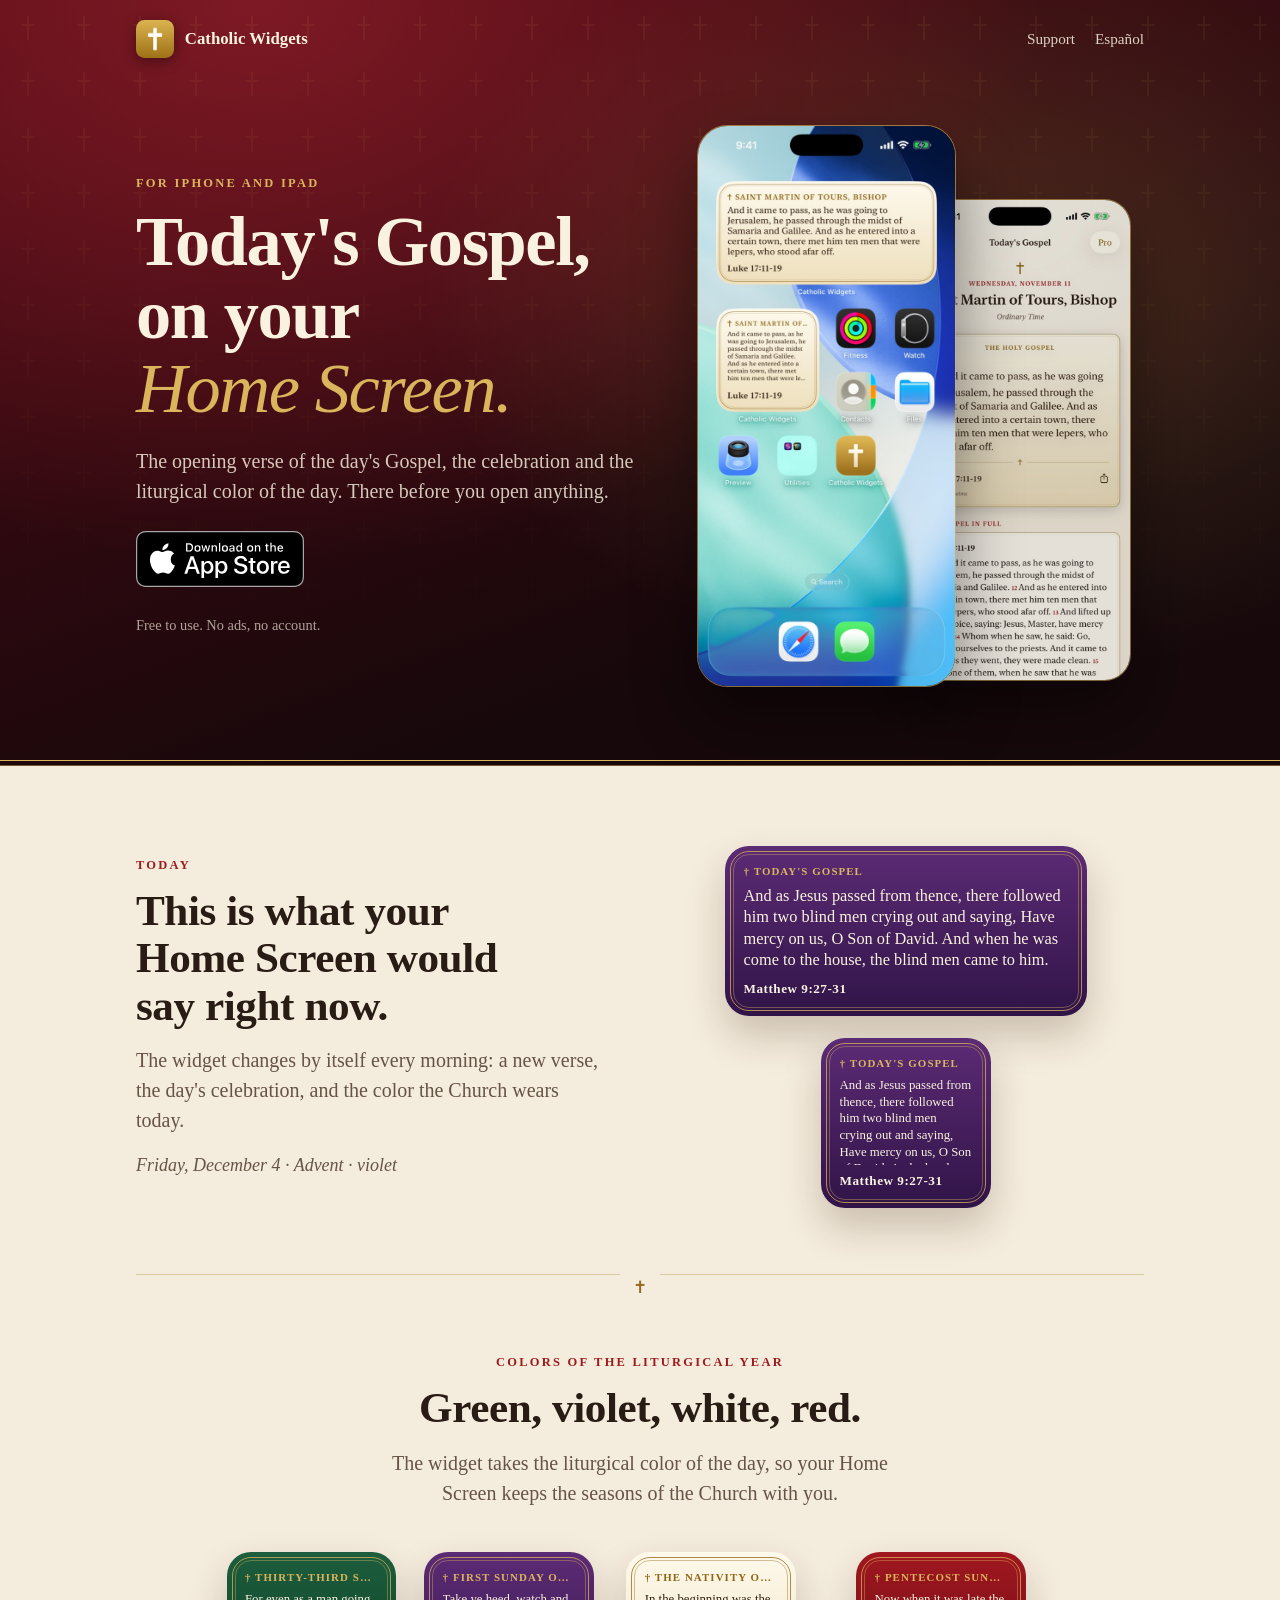
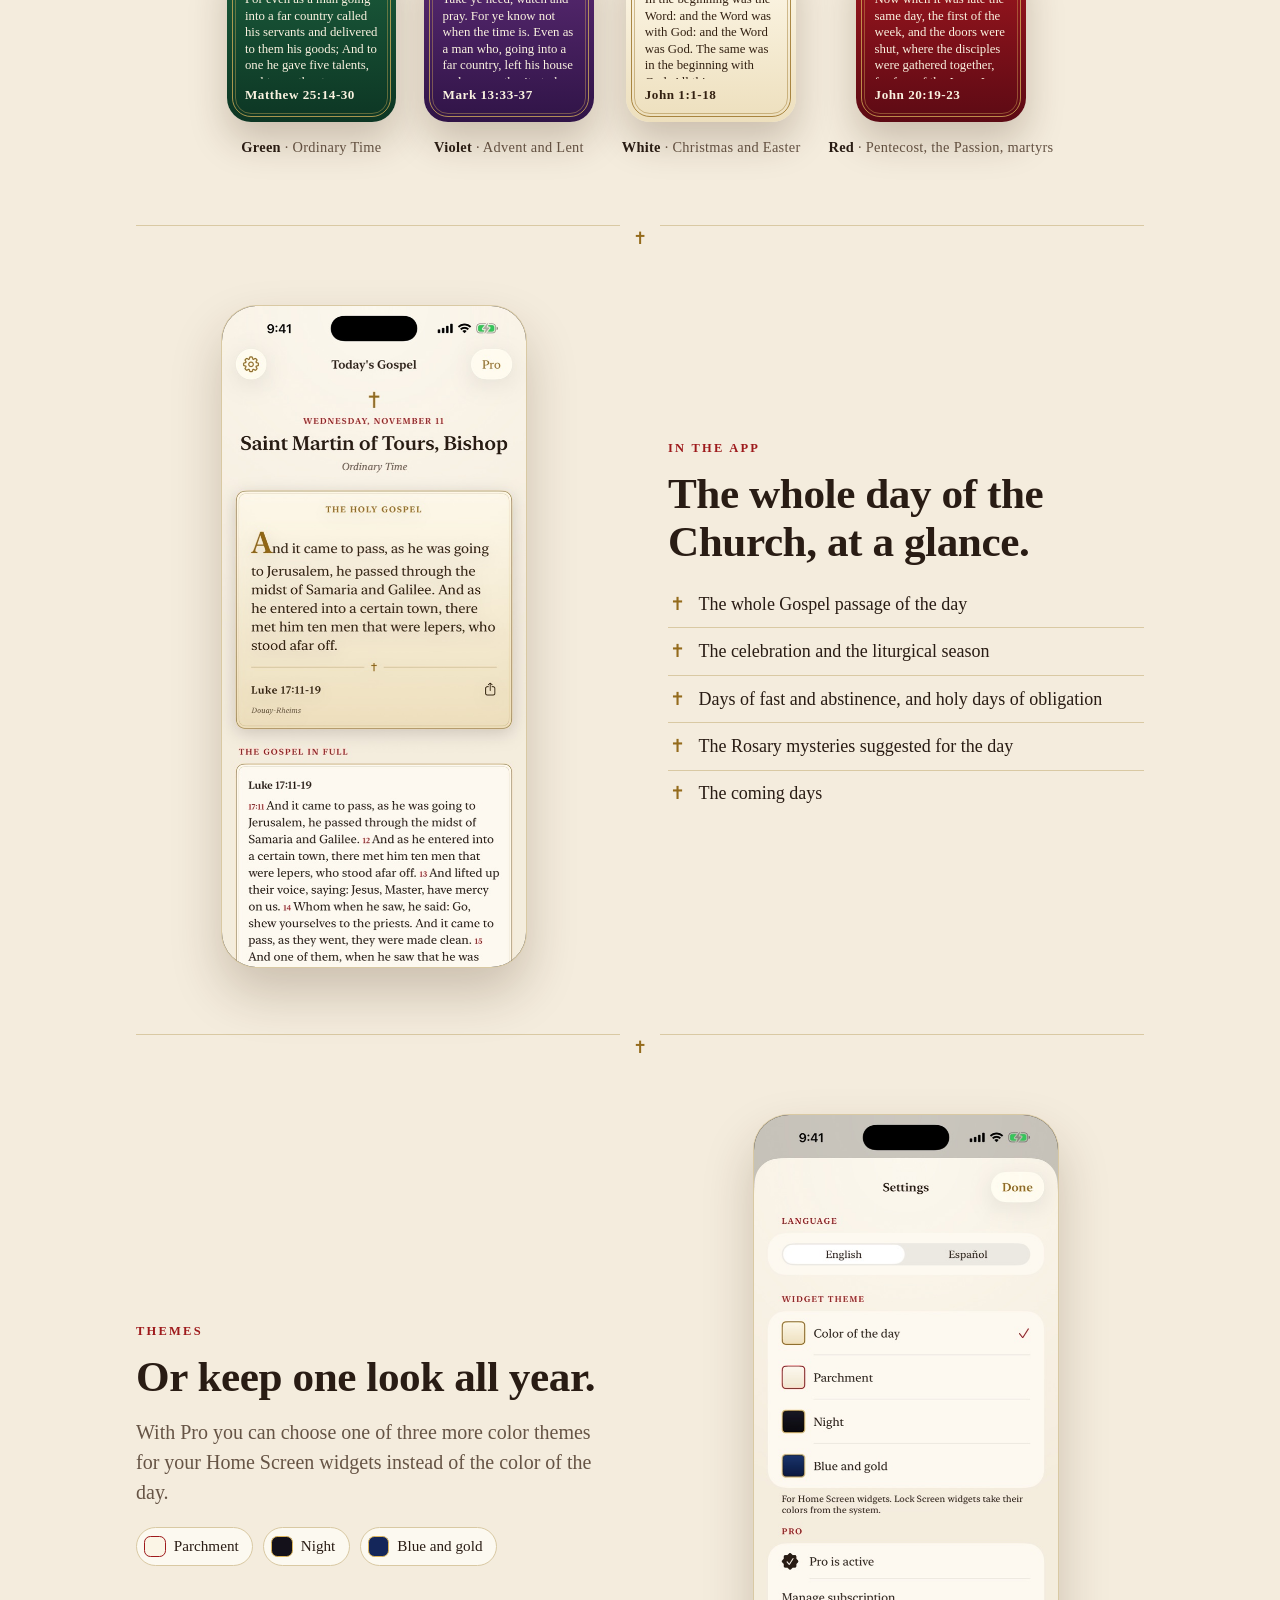
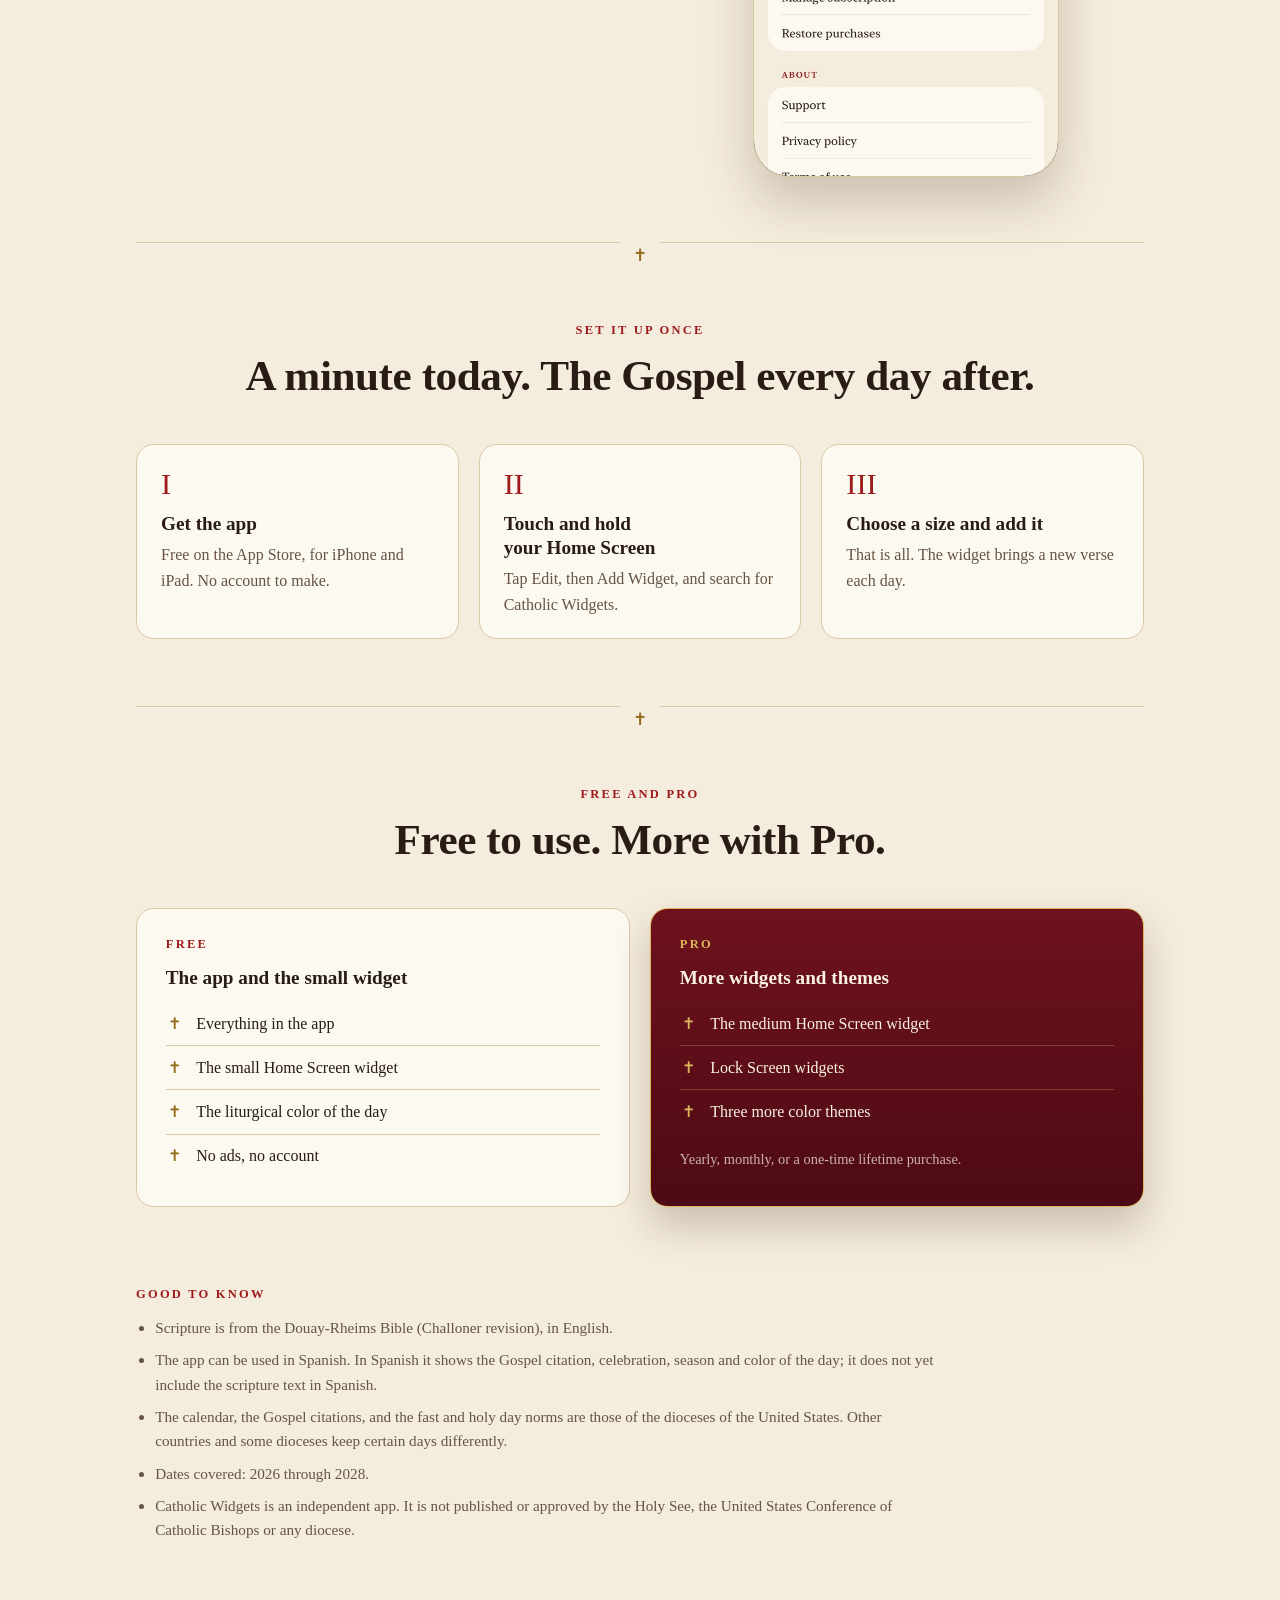
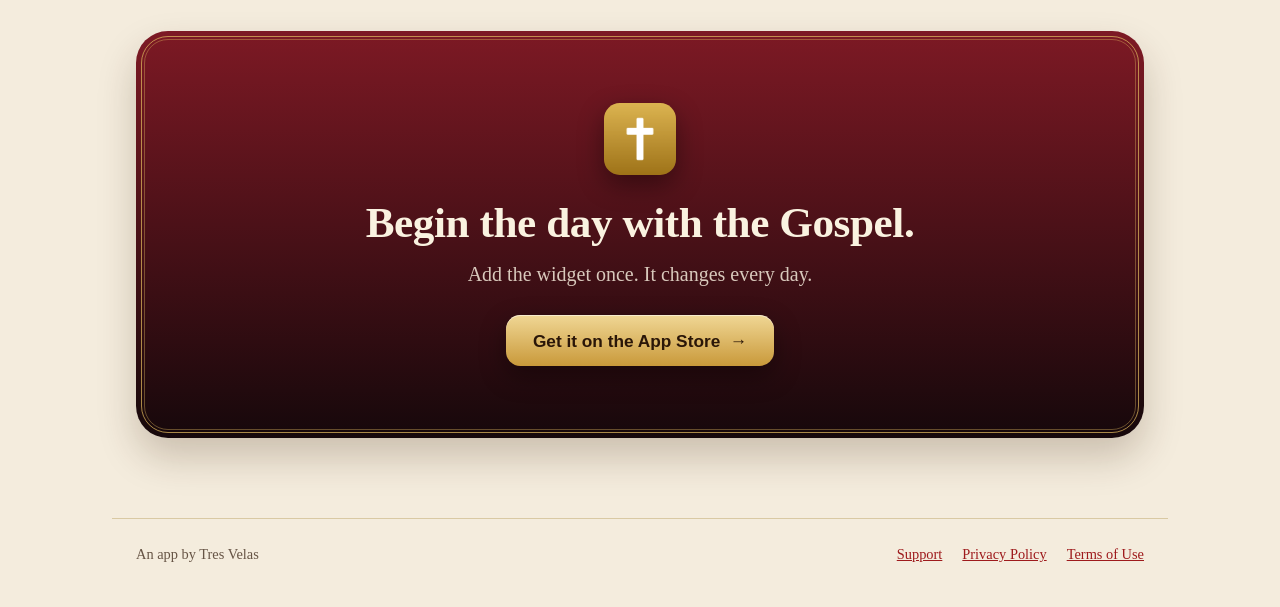
<file: index.html>
<!DOCTYPE html>
<html lang="en">
<head>
<meta charset="utf-8">
<meta name="viewport" content="width=device-width, initial-scale=1">
<title>Catholic Widgets: the daily Gospel on your Home Screen</title>
<meta name="description" content="The opening of today's Gospel on your iPhone Home Screen and Lock Screen, with the celebration and liturgical color of the day. English and Spanish. No ads, no account.">
<meta name="apple-itunes-app" content="app-id=6833285735">
<meta name="theme-color" content="#4d0a14">
<meta property="og:type" content="website">
<meta property="og:title" content="Catholic Widgets: the daily Gospel on your Home Screen">
<meta property="og:description" content="Today's Gospel, celebration and liturgical color on your Home Screen and Lock Screen.">
<meta property="og:image" content="https://tresvelas.github.io/catholic-widgets/img/home-en.jpg">
<link rel="alternate" hreflang="es" href="index-es.html">
<link rel="icon" href="img/icon.png">
<link rel="apple-touch-icon" href="img/icon.png">
<link rel="stylesheet" href="landing.css">
</head>
<body>

<div class="hero">
  <header class="wrap top">
    <a class="brand" href="index.html"><img src="img/icon.png" alt="" width="40" height="40">Catholic Widgets</a>
    <nav>
      <a class="hide-s" href="support.html">Support</a>
      <a href="index-es.html" lang="es">Español</a>
    </nav>
  </header>

  <div class="wrap hero-grid">
    <div>
      <p class="label">For iPhone and iPad</p>
      <h1>Today's Gospel, on your <em>Home Screen.</em></h1>
      <p class="lede">The opening verse of the day's Gospel, the celebration and the liturgical color of the day. There before you open anything.</p>
      <a class="badge" href="https://apps.apple.com/app/id6833285735"><img src="img/app-store-badge-en.svg" width="120" height="40" alt="Download on the App Store"></a>
      <span class="small cta-note">Free to use. No ads, no account.</span>
    </div>
    <div class="duo">
      <div class="shot"><img src="img/home-en.jpg" width="598" height="1300" alt="An iPhone Home Screen with two Catholic Widgets showing the day's Gospel verse and celebration"></div>
      <div class="shot"><img src="img/today-en.jpg" width="598" height="1300" alt="The Today screen of the app with the Gospel passage of the day"></div>
    </div>
  </div>
</div>

<main>

<section class="wrap split reveal" id="today" hidden>
  <div>
    <p class="label">Today</p>
    <h2>This is what your Home Screen would say right now.</h2>
    <p class="lede">The widget changes by itself every morning: a new verse, the day's celebration, and the color the Church wears today.</p>
    <p class="today-date"></p>
  </div>
  <div class="today-widgets" aria-label="Today's widget, in two sizes">
    <div class="w w-md"><p class="w-h"></p><p class="w-t"></p><p class="w-r"></p></div>
    <div class="w w-sm"><p class="w-h"></p><p class="w-t"></p><p class="w-r"></p></div>
  </div>
</section>

<hr class="rule" id="today-rule" hidden>

<section class="wrap colors reveal">
  <p class="label">Colors of the liturgical year</p>
  <h2>Green, violet, white, red.</h2>
  <p class="lede">The widget takes the liturgical color of the day, so your Home Screen keeps the seasons of the Church with you.</p>
  <ul class="swatches">
    <li>
      <div class="w w-sm"><p class="w-h">Thirty-Third Sunday in Ordinary Time</p><p class="w-t">For even as a man going into a far country called his servants and delivered to them his goods; And to one he gave five talents, and to another two, and to another one, to every one according to his proper ability…</p><p class="w-r">Matthew 25:14-30</p></div>
      <span class="small"><b>Green</b> · Ordinary Time</span>
    </li>
    <li>
      <div class="w w-sm violet"><p class="w-h">First Sunday of Advent</p><p class="w-t">Take ye heed, watch and pray. For ye know not when the time is. Even as a man who, going into a far country, left his house and gave authority to his servants over every work and commanded the porter to watch.</p><p class="w-r">Mark 13:33-37</p></div>
      <span class="small"><b>Violet</b> · Advent and Lent</span>
    </li>
    <li>
      <div class="w w-sm white"><p class="w-h">The Nativity of the Lord (Christmas)</p><p class="w-t">In the beginning was the Word: and the Word was with God: and the Word was God. The same was in the beginning with God. All things were made by him: and without him was made nothing that was made.</p><p class="w-r">John 1:1-18</p></div>
      <span class="small"><b>White</b> · Christmas and Easter</span>
    </li>
    <li>
      <div class="w w-sm red"><p class="w-h">Pentecost Sunday</p><p class="w-t">Now when it was late the same day, the first of the week, and the doors were shut, where the disciples were gathered together, for fear of the Jews, Jesus came and stood in the midst and said to them: Peace be to you.</p><p class="w-r">John 20:19-23</p></div>
      <span class="small"><b>Red</b> · Pentecost, the Passion, martyrs</span>
    </li>
  </ul>
</section>

<hr class="rule">

<section class="wrap split reveal">
  <div class="shot solo"><img src="img/today-en.jpg" width="598" height="1300" loading="lazy" alt="The Today screen of the app with the Gospel passage of the day"></div>
  <div>
    <p class="label">In the app</p>
    <h2>The whole day of the Church, at a glance.</h2>
    <ul class="ticks">
      <li>The whole Gospel passage of the day</li>
      <li>The celebration and the liturgical season</li>
      <li>Days of fast and abstinence, and holy days of obligation</li>
      <li>The Rosary mysteries suggested for the day</li>
      <li>The coming days</li>
    </ul>
  </div>
</section>

<hr class="rule">

<section class="wrap split flip reveal">
  <div class="shot solo"><img src="img/themes-en.jpg" width="598" height="1300" loading="lazy" alt="The theme picker with four widget color themes"></div>
  <div>
    <p class="label">Themes</p>
    <h2>Or keep one look all year.</h2>
    <p class="lede">With Pro you can choose one of three more color themes for your Home Screen widgets instead of the color of the day.</p>
    <ul class="themes">
      <li><i style="background:#fbf5e6;border-color:#9e1a1c"></i>Parchment</li>
      <li><i style="background:#14111a"></i>Night</li>
      <li><i style="background:#14265a"></i>Blue and gold</li>
    </ul>
  </div>
</section>

<hr class="rule">

<section class="wrap center reveal">
  <p class="label">Set it up once</p>
  <h2>A minute today. The Gospel every day after.</h2>
  <ol class="steps">
    <li><h3>Get the app</h3><p>Free on the App Store, for iPhone and iPad. No account to make.</p></li>
    <li><h3>Touch and hold your Home Screen</h3><p>Tap Edit, then Add Widget, and search for Catholic Widgets.</p></li>
    <li><h3>Choose a size and add it</h3><p>That is all. The widget brings a new verse each day.</p></li>
  </ol>
</section>

<hr class="rule">

<section class="wrap center reveal">
  <p class="label">Free and Pro</p>
  <h2>Free to use. More with Pro.</h2>
  <div class="cards">
    <div class="card">
      <p class="label">Free</p>
      <h3>The app and the small widget</h3>
      <ul class="ticks">
        <li>Everything in the app</li>
        <li>The small Home Screen widget</li>
        <li>The liturgical color of the day</li>
        <li>No ads, no account</li>
      </ul>
    </div>
    <div class="card pro">
      <p class="label">Pro</p>
      <h3>More widgets and themes</h3>
      <ul class="ticks">
        <li>The medium Home Screen widget</li>
        <li>Lock Screen widgets</li>
        <li>Three more color themes</li>
      </ul>
      <p class="small">Yearly, monthly, or a one-time lifetime purchase.</p>
    </div>
  </div>
</section>

<section class="wrap notes">
  <p class="label">Good to know</p>
  <ul>
    <li>Scripture is from the Douay-Rheims Bible (Challoner revision), in English.</li>
    <li>The app can be used in Spanish. In Spanish it shows the Gospel citation, celebration, season and color of the day; it does not yet include the scripture text in Spanish.</li>
    <li>The calendar, the Gospel citations, and the fast and holy day norms are those of the dioceses of the United States. Other countries and some dioceses keep certain days differently.</li>
    <li>Dates covered: 2026 through 2028.</li>
    <li>Catholic Widgets is an independent app. It is not published or approved by the Holy See, the United States Conference of Catholic Bishops or any diocese.</li>
  </ul>
</section>

<section class="wrap closing reveal">
  <div class="w">
    <img src="img/icon.png" alt="" width="72" height="72" loading="lazy">
    <h2>Begin the day with the Gospel.</h2>
    <p class="lede">Add the widget once. It changes every day.</p>
    <a class="cta" href="https://apps.apple.com/app/id6833285735">Get it on the App Store</a>
  </div>
</section>
</main>

<footer class="wrap">
  <span>An app by Tres Velas</span>
  <nav>
    <a href="support.html">Support</a>
    <a href="privacy.html">Privacy Policy</a>
    <a href="https://www.apple.com/legal/internet-services/itunes/dev/stdeula/">Terms of Use</a>
  </nav>
</footer>

<script src="landing.js" defer></script>
</body>
</html>
</file>
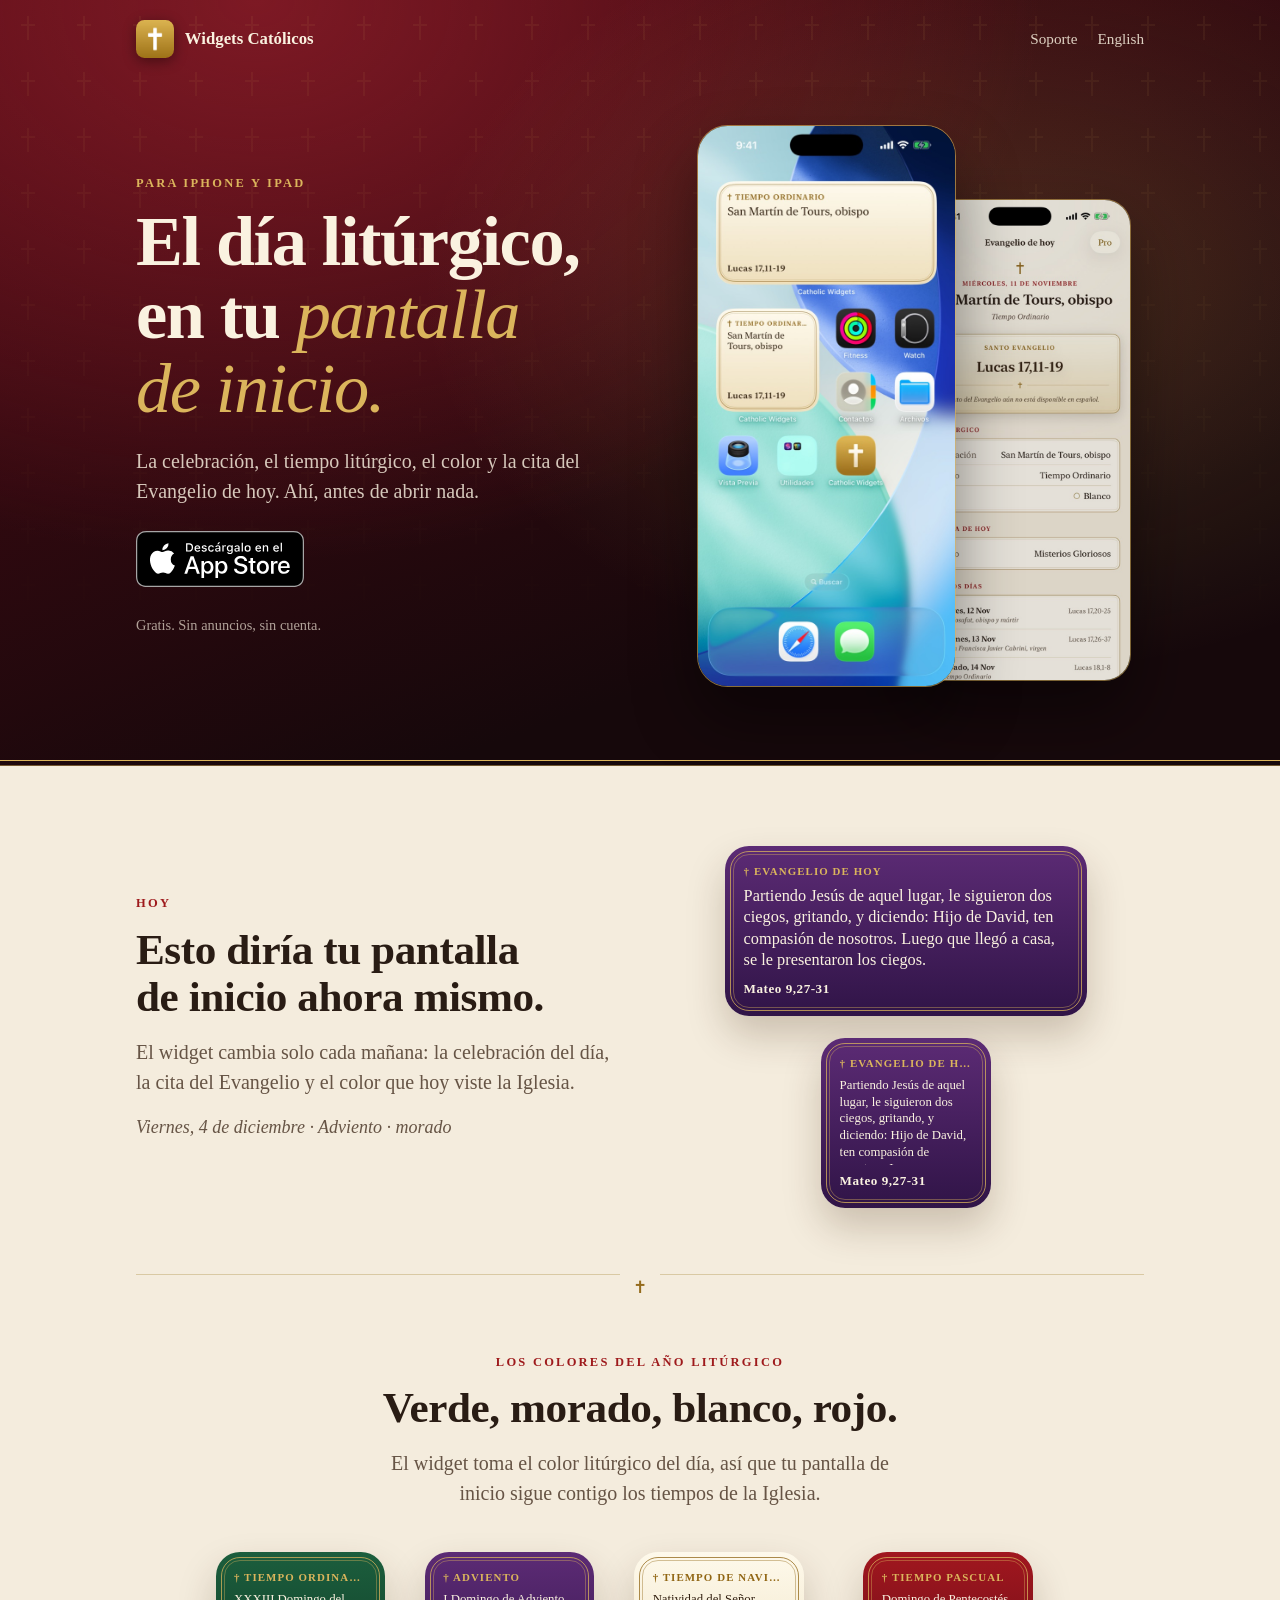
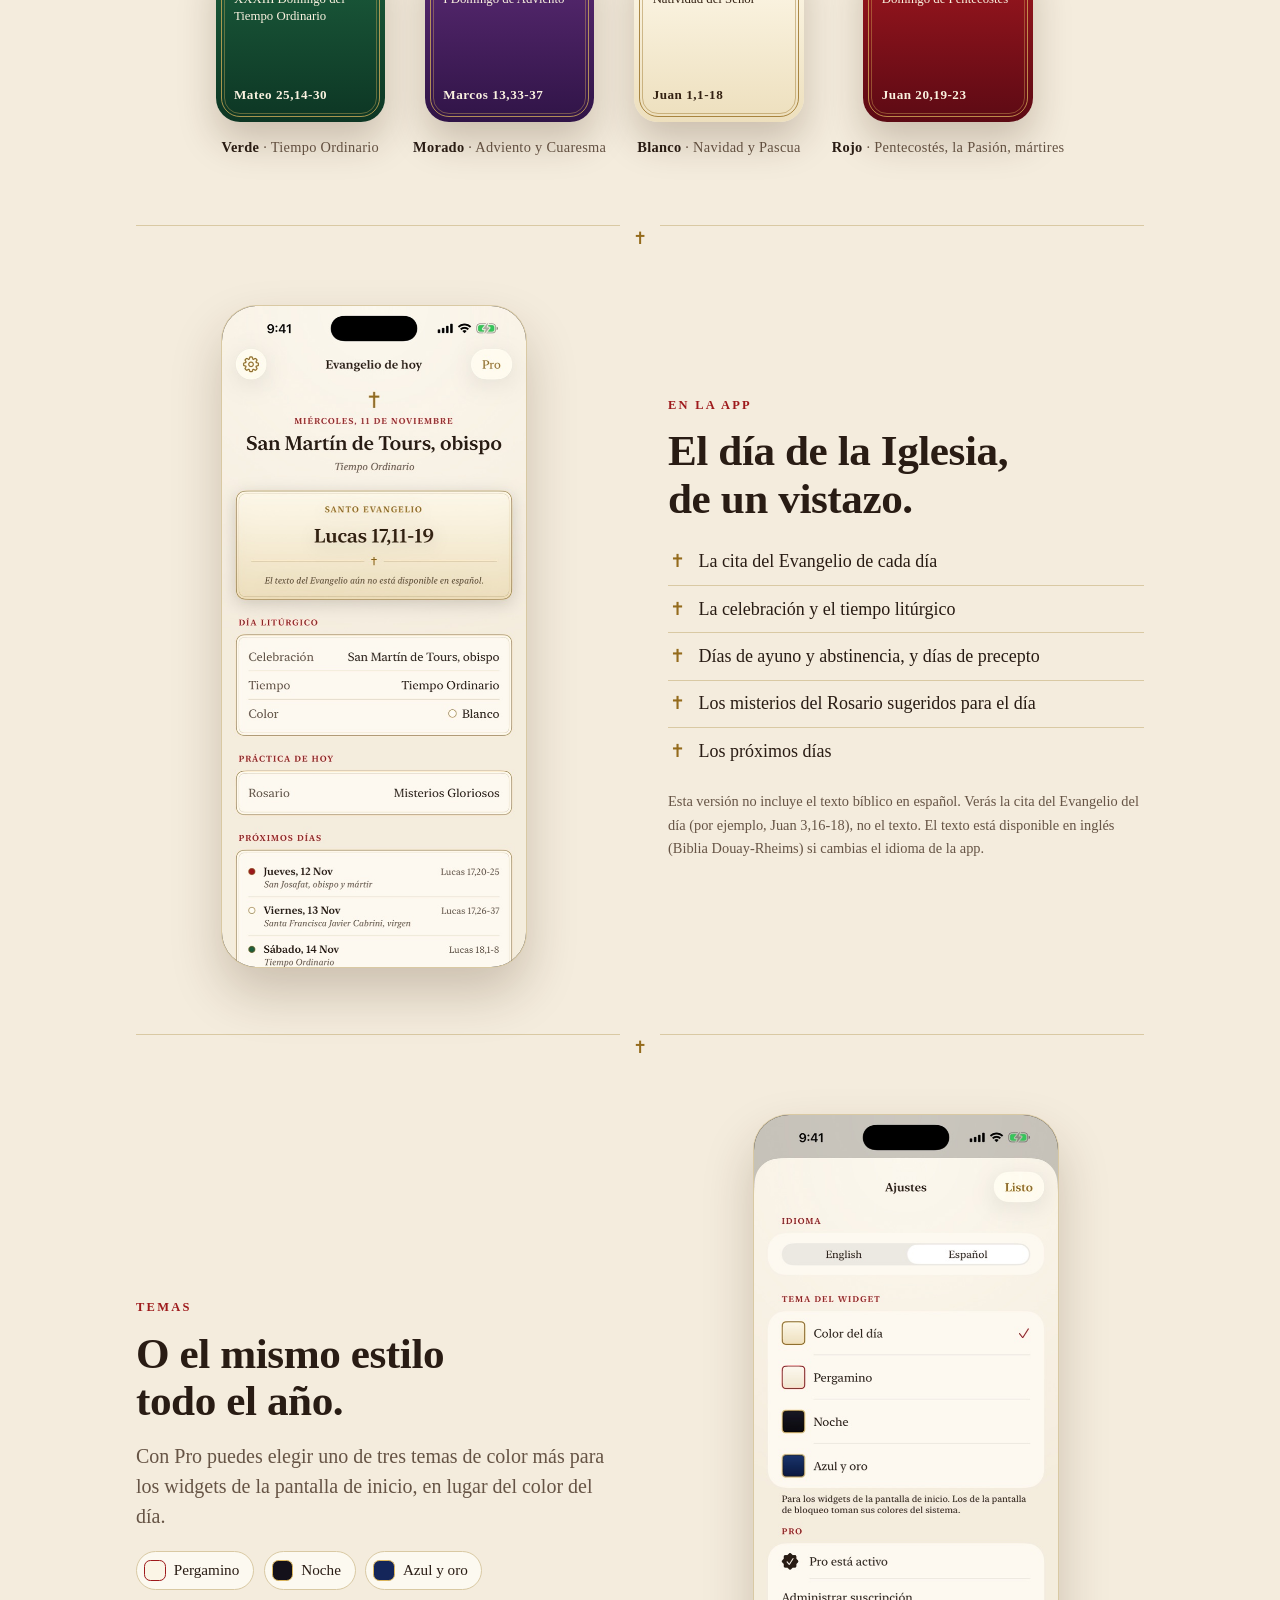
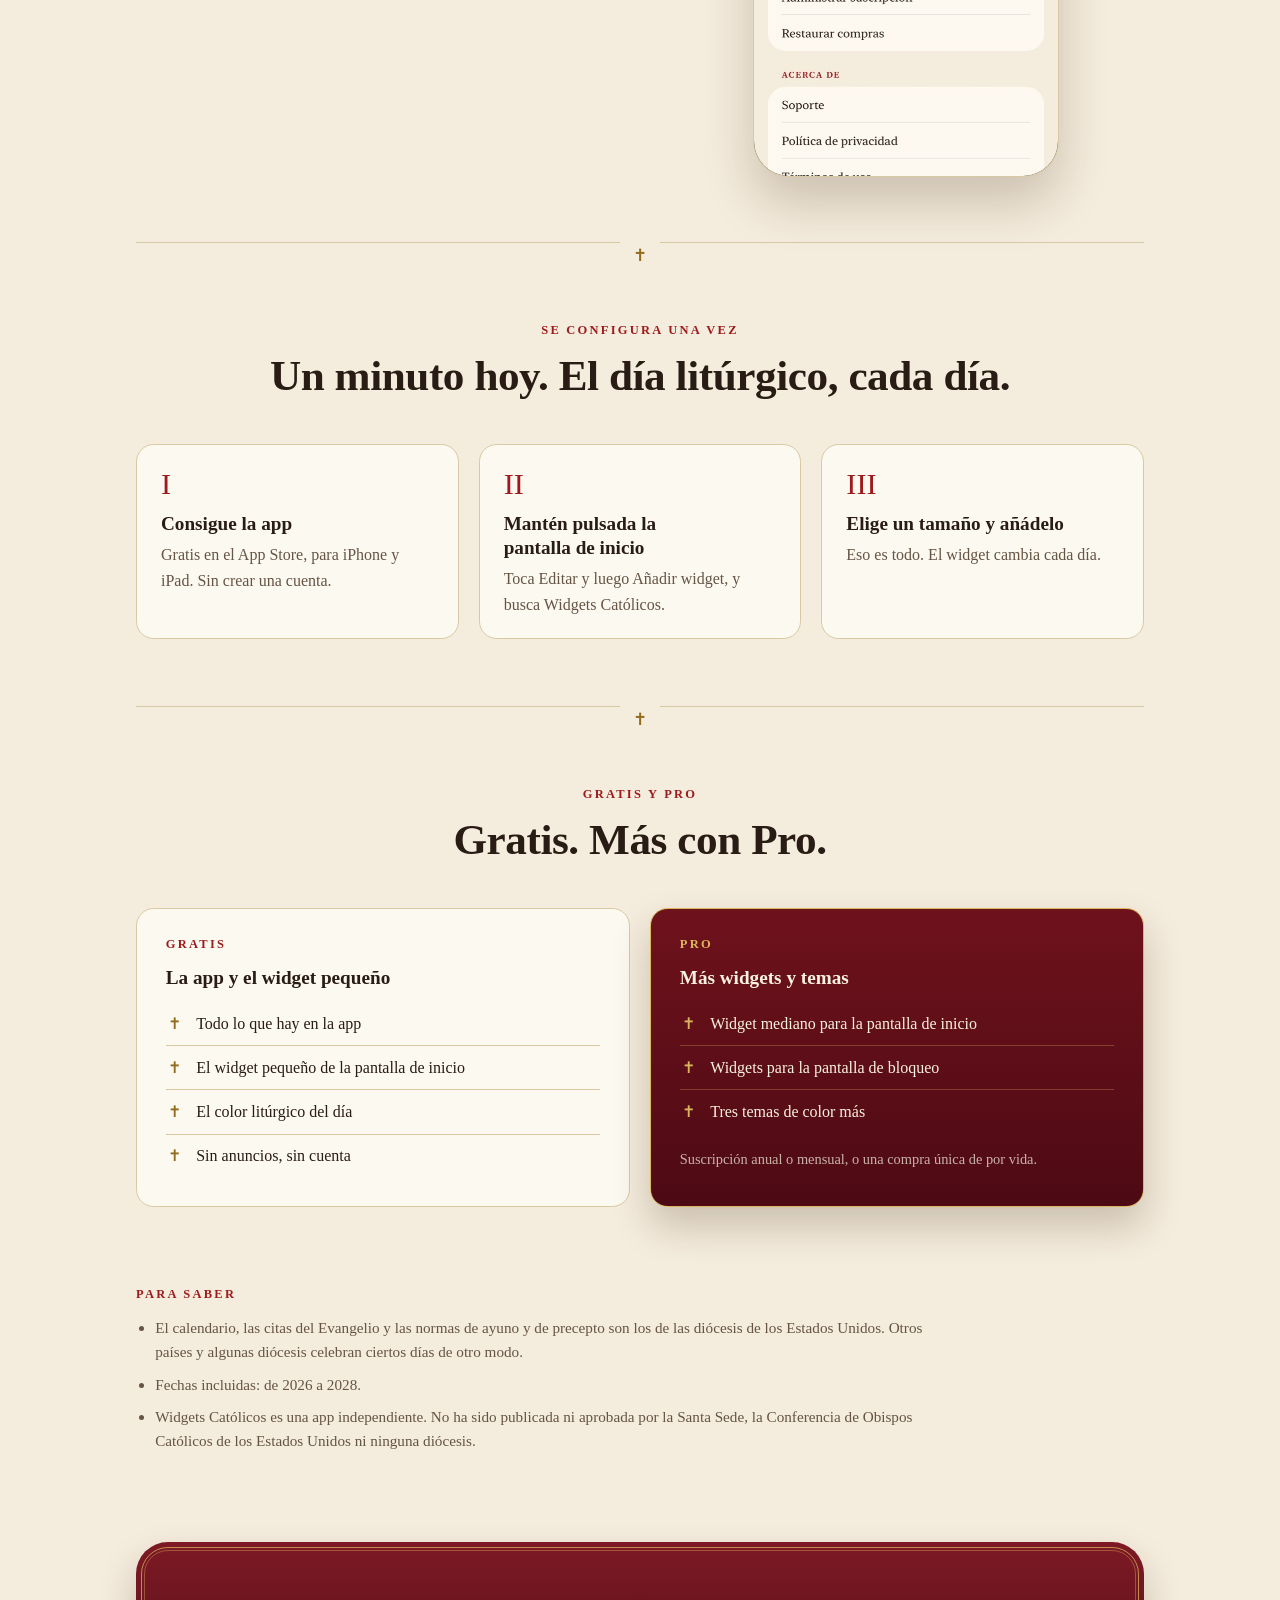
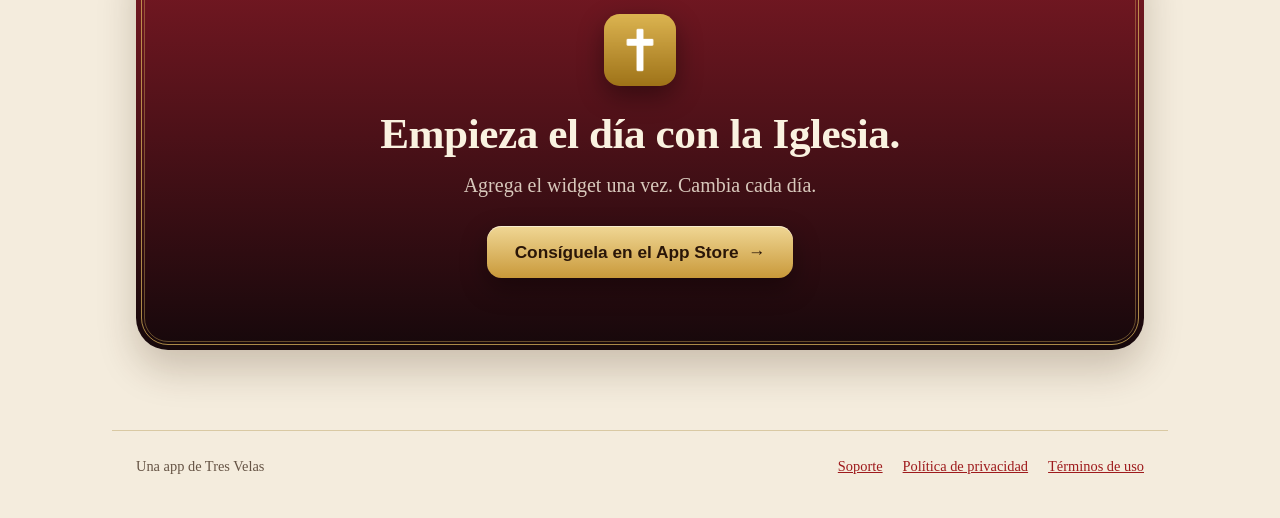
<file: index-es.html>
<!DOCTYPE html>
<html lang="es">
<head>
<meta charset="utf-8">
<meta name="viewport" content="width=device-width, initial-scale=1">
<title>Widgets Católicos: el día litúrgico en tu pantalla de inicio</title>
<meta name="description" content="La celebración, el tiempo y el color litúrgico, y la cita del Evangelio de hoy en la pantalla de inicio y de bloqueo de tu iPhone. Sin anuncios, sin cuenta.">
<meta name="apple-itunes-app" content="app-id=6833285735">
<meta name="theme-color" content="#4d0a14">
<meta property="og:type" content="website">
<meta property="og:title" content="Widgets Católicos: el día litúrgico en tu pantalla de inicio">
<meta property="og:description" content="La celebración, el color litúrgico y la cita del Evangelio de hoy en tu pantalla de inicio y de bloqueo.">
<meta property="og:image" content="https://tresvelas.github.io/catholic-widgets/img/home-es.jpg">
<link rel="alternate" hreflang="en" href="index.html">
<link rel="icon" href="img/icon.png">
<link rel="apple-touch-icon" href="img/icon.png">
<link rel="stylesheet" href="landing.css">
</head>
<body>

<div class="hero">
  <header class="wrap top">
    <a class="brand" href="index-es.html"><img src="img/icon.png" alt="" width="40" height="40">Widgets Católicos</a>
    <nav>
      <a class="hide-s" href="support-es.html">Soporte</a>
      <a href="index.html" lang="en">English</a>
    </nav>
  </header>

  <div class="wrap hero-grid">
    <div>
      <p class="label">Para iPhone y iPad</p>
      <h1>El día litúrgico, en tu <em>pantalla de inicio.</em></h1>
      <p class="lede">La celebración, el tiempo litúrgico, el color y la cita del Evangelio de hoy. Ahí, antes de abrir nada.</p>
      <a class="badge" href="https://apps.apple.com/app/id6833285735"><img src="img/app-store-badge-es.svg" width="120" height="40" alt="Descárgalo en el App Store"></a>
      <span class="small cta-note">Gratis. Sin anuncios, sin cuenta.</span>
    </div>
    <div class="duo">
      <div class="shot"><img src="img/home-es.jpg" width="598" height="1300" alt="Pantalla de inicio de un iPhone con dos widgets de Widgets Católicos que muestran la cita del Evangelio y la celebración del día"></div>
      <div class="shot"><img src="img/today-es.jpg" width="598" height="1300" alt="La pantalla Hoy de la app con la cita del Evangelio del día"></div>
    </div>
  </div>
</div>

<main>

<section class="wrap split reveal" id="today" hidden>
  <div>
    <p class="label">Hoy</p>
    <h2>Esto diría tu pantalla de inicio ahora mismo.</h2>
    <p class="lede">El widget cambia solo cada mañana: la celebración del día, la cita del Evangelio y el color que hoy viste la Iglesia.</p>
    <p class="today-date"></p>
  </div>
  <div class="today-widgets" aria-label="El widget de hoy, en dos tamaños">
    <div class="w w-md"><p class="w-h"></p><p class="w-t"></p><p class="w-r"></p></div>
    <div class="w w-sm"><p class="w-h"></p><p class="w-t"></p><p class="w-r"></p></div>
  </div>
</section>

<hr class="rule" id="today-rule" hidden>

<section class="wrap colors reveal">
  <p class="label">Los colores del año litúrgico</p>
  <h2>Verde, morado, blanco, rojo.</h2>
  <p class="lede">El widget toma el color litúrgico del día, así que tu pantalla de inicio sigue contigo los tiempos de la Iglesia.</p>
  <ul class="swatches">
    <li>
      <div class="w w-sm"><p class="w-h">Tiempo Ordinario</p><p class="w-t">XXXIII Domingo del Tiempo Ordinario</p><p class="w-r">Mateo 25,14-30</p></div>
      <span class="small"><b>Verde</b> · Tiempo Ordinario</span>
    </li>
    <li>
      <div class="w w-sm violet"><p class="w-h">Adviento</p><p class="w-t">I Domingo de Adviento</p><p class="w-r">Marcos 13,33-37</p></div>
      <span class="small"><b>Morado</b> · Adviento y Cuaresma</span>
    </li>
    <li>
      <div class="w w-sm white"><p class="w-h">Tiempo de Navidad</p><p class="w-t">Natividad del Señor</p><p class="w-r">Juan 1,1-18</p></div>
      <span class="small"><b>Blanco</b> · Navidad y Pascua</span>
    </li>
    <li>
      <div class="w w-sm red"><p class="w-h">Tiempo Pascual</p><p class="w-t">Domingo de Pentecostés</p><p class="w-r">Juan 20,19-23</p></div>
      <span class="small"><b>Rojo</b> · Pentecostés, la Pasión, mártires</span>
    </li>
  </ul>
</section>

<hr class="rule">

<section class="wrap split reveal">
  <div class="shot solo"><img src="img/today-es.jpg" width="598" height="1300" loading="lazy" alt="La pantalla Hoy de la app con la cita del Evangelio del día"></div>
  <div>
    <p class="label">En la app</p>
    <h2>El día de la Iglesia, de un vistazo.</h2>
    <ul class="ticks">
      <li>La cita del Evangelio de cada día</li>
      <li>La celebración y el tiempo litúrgico</li>
      <li>Días de ayuno y abstinencia, y días de precepto</li>
      <li>Los misterios del Rosario sugeridos para el día</li>
      <li>Los próximos días</li>
    </ul>
    <p class="small">Esta versión no incluye el texto bíblico en español. Verás la cita del Evangelio del día (por ejemplo, Juan 3,16-18), no el texto. El texto está disponible en inglés (Biblia Douay-Rheims) si cambias el idioma de la app.</p>
  </div>
</section>

<hr class="rule">

<section class="wrap split flip reveal">
  <div class="shot solo"><img src="img/themes-es.jpg" width="598" height="1300" loading="lazy" alt="El selector de temas con cuatro temas de color para los widgets"></div>
  <div>
    <p class="label">Temas</p>
    <h2>O el mismo estilo todo el año.</h2>
    <p class="lede">Con Pro puedes elegir uno de tres temas de color más para los widgets de la pantalla de inicio, en lugar del color del día.</p>
    <ul class="themes">
      <li><i style="background:#fbf5e6;border-color:#9e1a1c"></i>Pergamino</li>
      <li><i style="background:#14111a"></i>Noche</li>
      <li><i style="background:#14265a"></i>Azul y oro</li>
    </ul>
  </div>
</section>

<hr class="rule">

<section class="wrap center reveal">
  <p class="label">Se configura una vez</p>
  <h2>Un minuto hoy. El día litúrgico, cada día.</h2>
  <ol class="steps">
    <li><h3>Consigue la app</h3><p>Gratis en el App Store, para iPhone y iPad. Sin crear una cuenta.</p></li>
    <li><h3>Mantén pulsada la pantalla de inicio</h3><p>Toca Editar y luego Añadir widget, y busca Widgets Católicos.</p></li>
    <li><h3>Elige un tamaño y añádelo</h3><p>Eso es todo. El widget cambia cada día.</p></li>
  </ol>
</section>

<hr class="rule">

<section class="wrap center reveal">
  <p class="label">Gratis y Pro</p>
  <h2>Gratis. Más con Pro.</h2>
  <div class="cards">
    <div class="card">
      <p class="label">Gratis</p>
      <h3>La app y el widget pequeño</h3>
      <ul class="ticks">
        <li>Todo lo que hay en la app</li>
        <li>El widget pequeño de la pantalla de inicio</li>
        <li>El color litúrgico del día</li>
        <li>Sin anuncios, sin cuenta</li>
      </ul>
    </div>
    <div class="card pro">
      <p class="label">Pro</p>
      <h3>Más widgets y temas</h3>
      <ul class="ticks">
        <li>Widget mediano para la pantalla de inicio</li>
        <li>Widgets para la pantalla de bloqueo</li>
        <li>Tres temas de color más</li>
      </ul>
      <p class="small">Suscripción anual o mensual, o una compra única de por vida.</p>
    </div>
  </div>
</section>

<section class="wrap notes">
  <p class="label">Para saber</p>
  <ul>
    <li>El calendario, las citas del Evangelio y las normas de ayuno y de precepto son los de las diócesis de los Estados Unidos. Otros países y algunas diócesis celebran ciertos días de otro modo.</li>
    <li>Fechas incluidas: de 2026 a 2028.</li>
    <li>Widgets Católicos es una app independiente. No ha sido publicada ni aprobada por la Santa Sede, la Conferencia de Obispos Católicos de los Estados Unidos ni ninguna diócesis.</li>
  </ul>
</section>

<section class="wrap closing reveal">
  <div class="w">
    <img src="img/icon.png" alt="" width="72" height="72" loading="lazy">
    <h2>Empieza el día con la Iglesia.</h2>
    <p class="lede">Agrega el widget una vez. Cambia cada día.</p>
    <a class="cta" href="https://apps.apple.com/app/id6833285735">Consíguela en el App Store</a>
  </div>
</section>
</main>

<footer class="wrap">
  <span>Una app de Tres Velas</span>
  <nav>
    <a href="support-es.html">Soporte</a>
    <a href="privacy-es.html">Política de privacidad</a>
    <a href="https://www.apple.com/legal/internet-services/itunes/dev/stdeula/">Términos de uso</a>
  </nav>
</footer>

<script src="landing.js" defer></script>
</body>
</html>
</file>
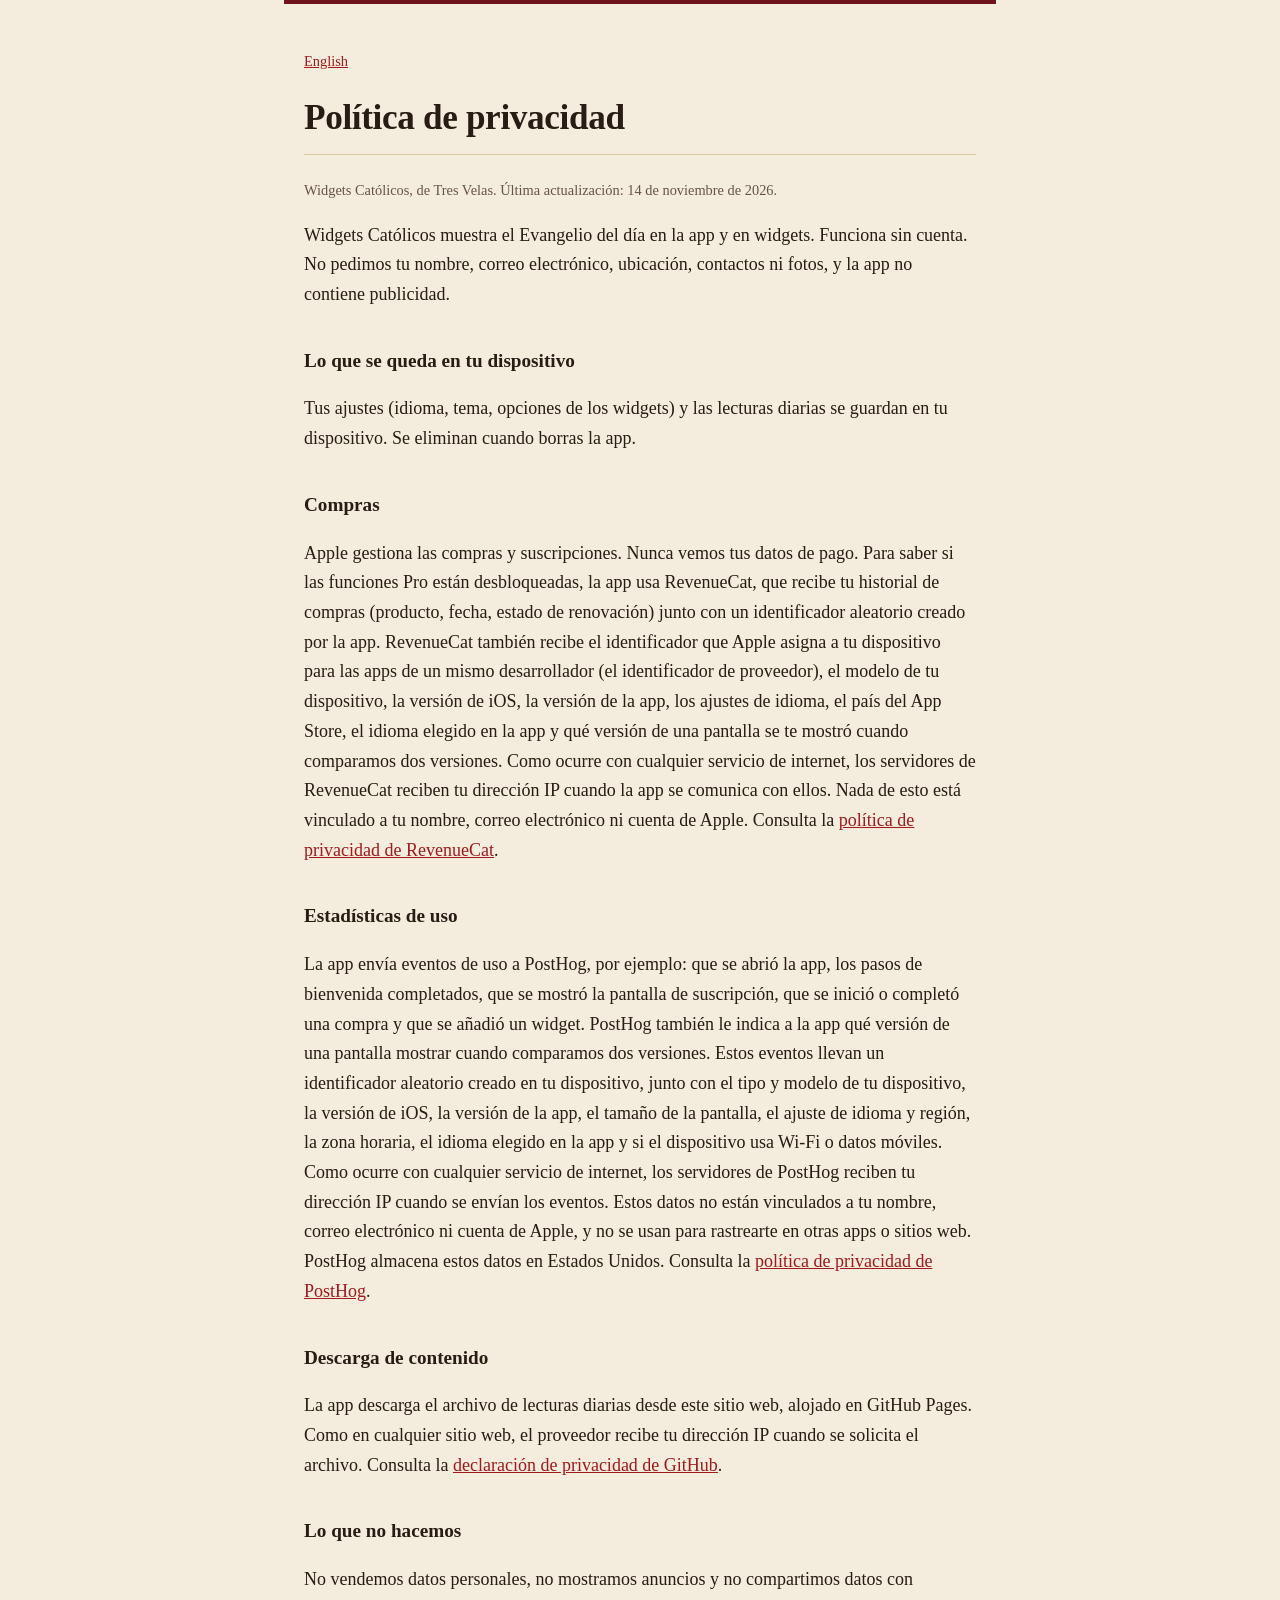
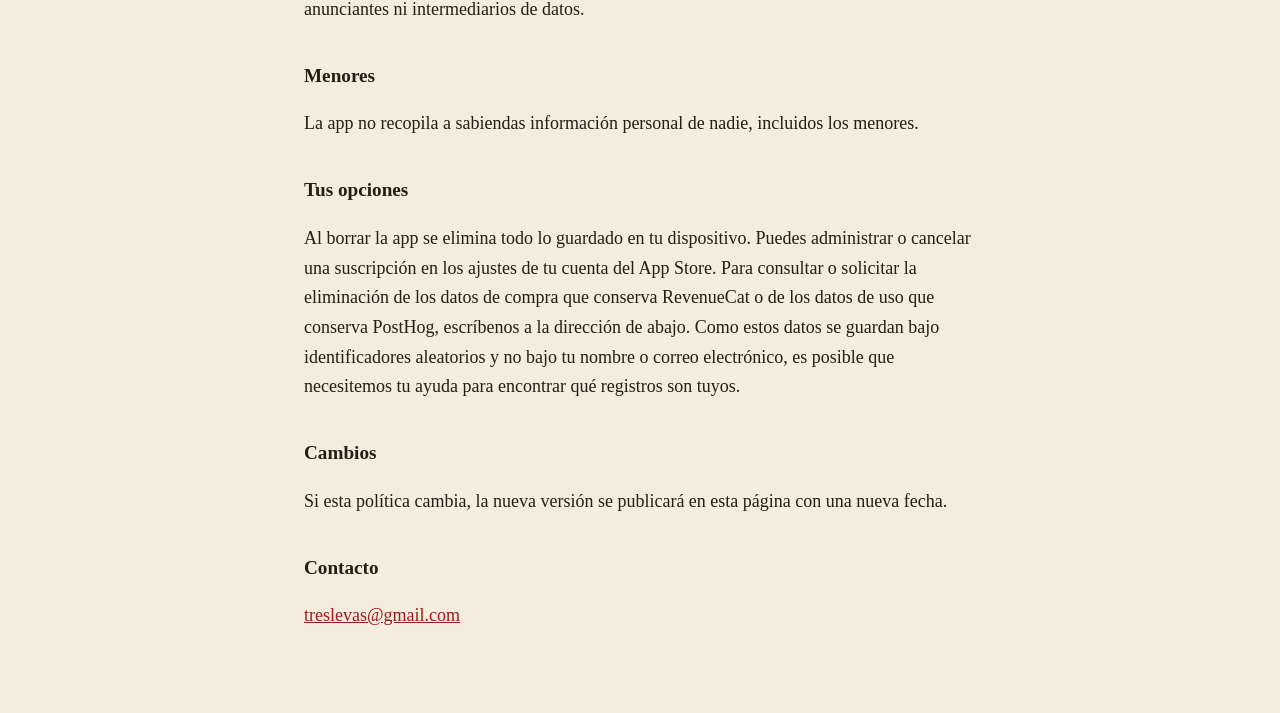
<file: privacy-es.html>
<!DOCTYPE html>
<html lang="es">
<head>
<meta charset="utf-8">
<meta name="viewport" content="width=device-width, initial-scale=1">
<title>Política de privacidad – Widgets Católicos</title>
<link rel="stylesheet" href="style.css">
</head>
<body>
<p class="lang"><a href="privacy.html">English</a></p>
<h1>Política de privacidad</h1>
<p class="meta">Widgets Católicos, de Tres Velas. Última actualización: 14 de noviembre de 2026.</p>

<p>Widgets Católicos muestra el Evangelio del día en la app y en widgets. Funciona sin cuenta. No pedimos tu nombre, correo electrónico, ubicación, contactos ni fotos, y la app no contiene publicidad.</p>

<h2>Lo que se queda en tu dispositivo</h2>
<p>Tus ajustes (idioma, tema, opciones de los widgets) y las lecturas diarias se guardan en tu dispositivo. Se eliminan cuando borras la app.</p>

<h2>Compras</h2>
<p>Apple gestiona las compras y suscripciones. Nunca vemos tus datos de pago. Para saber si las funciones Pro están desbloqueadas, la app usa RevenueCat, que recibe tu historial de compras (producto, fecha, estado de renovación) junto con un identificador aleatorio creado por la app. RevenueCat también recibe el identificador que Apple asigna a tu dispositivo para las apps de un mismo desarrollador (el identificador de proveedor), el modelo de tu dispositivo, la versión de iOS, la versión de la app, los ajustes de idioma, el país del App Store, el idioma elegido en la app y qué versión de una pantalla se te mostró cuando comparamos dos versiones. Como ocurre con cualquier servicio de internet, los servidores de RevenueCat reciben tu dirección IP cuando la app se comunica con ellos. Nada de esto está vinculado a tu nombre, correo electrónico ni cuenta de Apple. Consulta la <a href="https://www.revenuecat.com/privacy">política de privacidad de RevenueCat</a>.</p>

<h2>Estadísticas de uso</h2>
<p>La app envía eventos de uso a PostHog, por ejemplo: que se abrió la app, los pasos de bienvenida completados, que se mostró la pantalla de suscripción, que se inició o completó una compra y que se añadió un widget. PostHog también le indica a la app qué versión de una pantalla mostrar cuando comparamos dos versiones. Estos eventos llevan un identificador aleatorio creado en tu dispositivo, junto con el tipo y modelo de tu dispositivo, la versión de iOS, la versión de la app, el tamaño de la pantalla, el ajuste de idioma y región, la zona horaria, el idioma elegido en la app y si el dispositivo usa Wi-Fi o datos móviles. Como ocurre con cualquier servicio de internet, los servidores de PostHog reciben tu dirección IP cuando se envían los eventos. Estos datos no están vinculados a tu nombre, correo electrónico ni cuenta de Apple, y no se usan para rastrearte en otras apps o sitios web. PostHog almacena estos datos en Estados Unidos. Consulta la <a href="https://posthog.com/privacy">política de privacidad de PostHog</a>.</p>

<h2>Descarga de contenido</h2>
<p>La app descarga el archivo de lecturas diarias desde este sitio web, alojado en GitHub Pages. Como en cualquier sitio web, el proveedor recibe tu dirección IP cuando se solicita el archivo. Consulta la <a href="https://docs.github.com/site-policy/privacy-policies/github-general-privacy-statement">declaración de privacidad de GitHub</a>.</p>

<h2>Lo que no hacemos</h2>
<p>No vendemos datos personales, no mostramos anuncios y no compartimos datos con anunciantes ni intermediarios de datos.</p>

<h2>Menores</h2>
<p>La app no recopila a sabiendas información personal de nadie, incluidos los menores.</p>

<h2>Tus opciones</h2>
<p>Al borrar la app se elimina todo lo guardado en tu dispositivo. Puedes administrar o cancelar una suscripción en los ajustes de tu cuenta del App Store. Para consultar o solicitar la eliminación de los datos de compra que conserva RevenueCat o de los datos de uso que conserva PostHog, escríbenos a la dirección de abajo. Como estos datos se guardan bajo identificadores aleatorios y no bajo tu nombre o correo electrónico, es posible que necesitemos tu ayuda para encontrar qué registros son tuyos.</p>

<h2>Cambios</h2>
<p>Si esta política cambia, la nueva versión se publicará en esta página con una nueva fecha.</p>

<h2>Contacto</h2>
<p><a href="mailto:treslevas@gmail.com">treslevas@gmail.com</a></p>
</body>
</html>
</file>
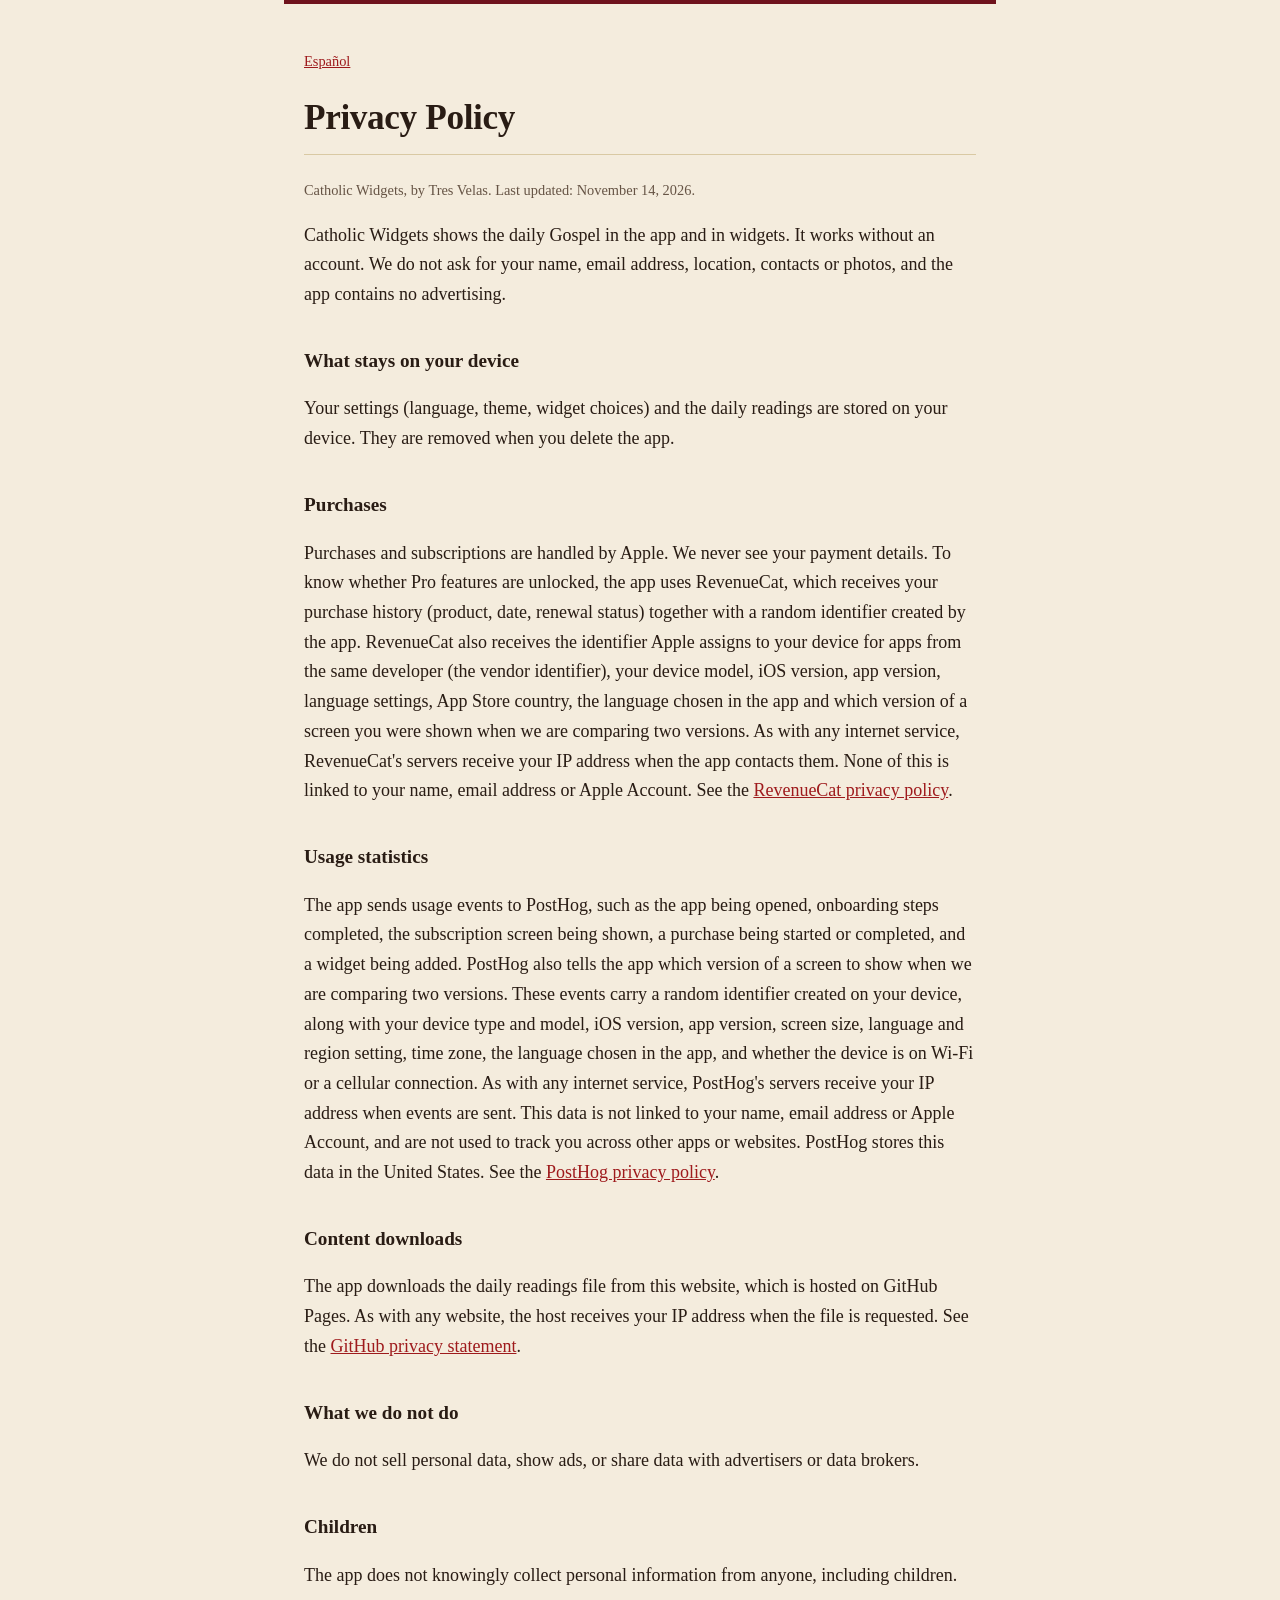
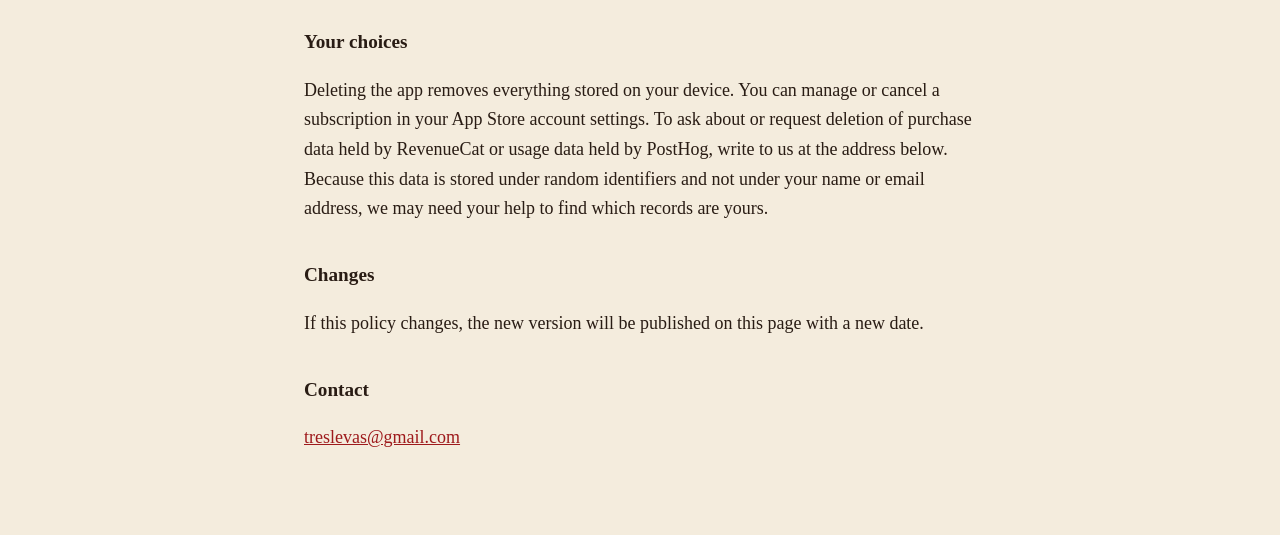
<file: privacy.html>
<!DOCTYPE html>
<html lang="en">
<head>
<meta charset="utf-8">
<meta name="viewport" content="width=device-width, initial-scale=1">
<title>Privacy Policy – Catholic Widgets</title>
<link rel="stylesheet" href="style.css">
</head>
<body>
<p class="lang"><a href="privacy-es.html">Español</a></p>
<h1>Privacy Policy</h1>
<p class="meta">Catholic Widgets, by Tres Velas. Last updated: November 14, 2026.</p>

<p>Catholic Widgets shows the daily Gospel in the app and in widgets. It works without an account. We do not ask for your name, email address, location, contacts or photos, and the app contains no advertising.</p>

<h2>What stays on your device</h2>
<p>Your settings (language, theme, widget choices) and the daily readings are stored on your device. They are removed when you delete the app.</p>

<h2>Purchases</h2>
<p>Purchases and subscriptions are handled by Apple. We never see your payment details. To know whether Pro features are unlocked, the app uses RevenueCat, which receives your purchase history (product, date, renewal status) together with a random identifier created by the app. RevenueCat also receives the identifier Apple assigns to your device for apps from the same developer (the vendor identifier), your device model, iOS version, app version, language settings, App Store country, the language chosen in the app and which version of a screen you were shown when we are comparing two versions. As with any internet service, RevenueCat's servers receive your IP address when the app contacts them. None of this is linked to your name, email address or Apple Account. See the <a href="https://www.revenuecat.com/privacy">RevenueCat privacy policy</a>.</p>

<h2>Usage statistics</h2>
<p>The app sends usage events to PostHog, such as the app being opened, onboarding steps completed, the subscription screen being shown, a purchase being started or completed, and a widget being added. PostHog also tells the app which version of a screen to show when we are comparing two versions. These events carry a random identifier created on your device, along with your device type and model, iOS version, app version, screen size, language and region setting, time zone, the language chosen in the app, and whether the device is on Wi-Fi or a cellular connection. As with any internet service, PostHog's servers receive your IP address when events are sent. This data is not linked to your name, email address or Apple Account, and are not used to track you across other apps or websites. PostHog stores this data in the United States. See the <a href="https://posthog.com/privacy">PostHog privacy policy</a>.</p>

<h2>Content downloads</h2>
<p>The app downloads the daily readings file from this website, which is hosted on GitHub Pages. As with any website, the host receives your IP address when the file is requested. See the <a href="https://docs.github.com/site-policy/privacy-policies/github-general-privacy-statement">GitHub privacy statement</a>.</p>

<h2>What we do not do</h2>
<p>We do not sell personal data, show ads, or share data with advertisers or data brokers.</p>

<h2>Children</h2>
<p>The app does not knowingly collect personal information from anyone, including children.</p>

<h2>Your choices</h2>
<p>Deleting the app removes everything stored on your device. You can manage or cancel a subscription in your App Store account settings. To ask about or request deletion of purchase data held by RevenueCat or usage data held by PostHog, write to us at the address below. Because this data is stored under random identifiers and not under your name or email address, we may need your help to find which records are yours.</p>

<h2>Changes</h2>
<p>If this policy changes, the new version will be published on this page with a new date.</p>

<h2>Contact</h2>
<p><a href="mailto:treslevas@gmail.com">treslevas@gmail.com</a></p>
</body>
</html>
</file>
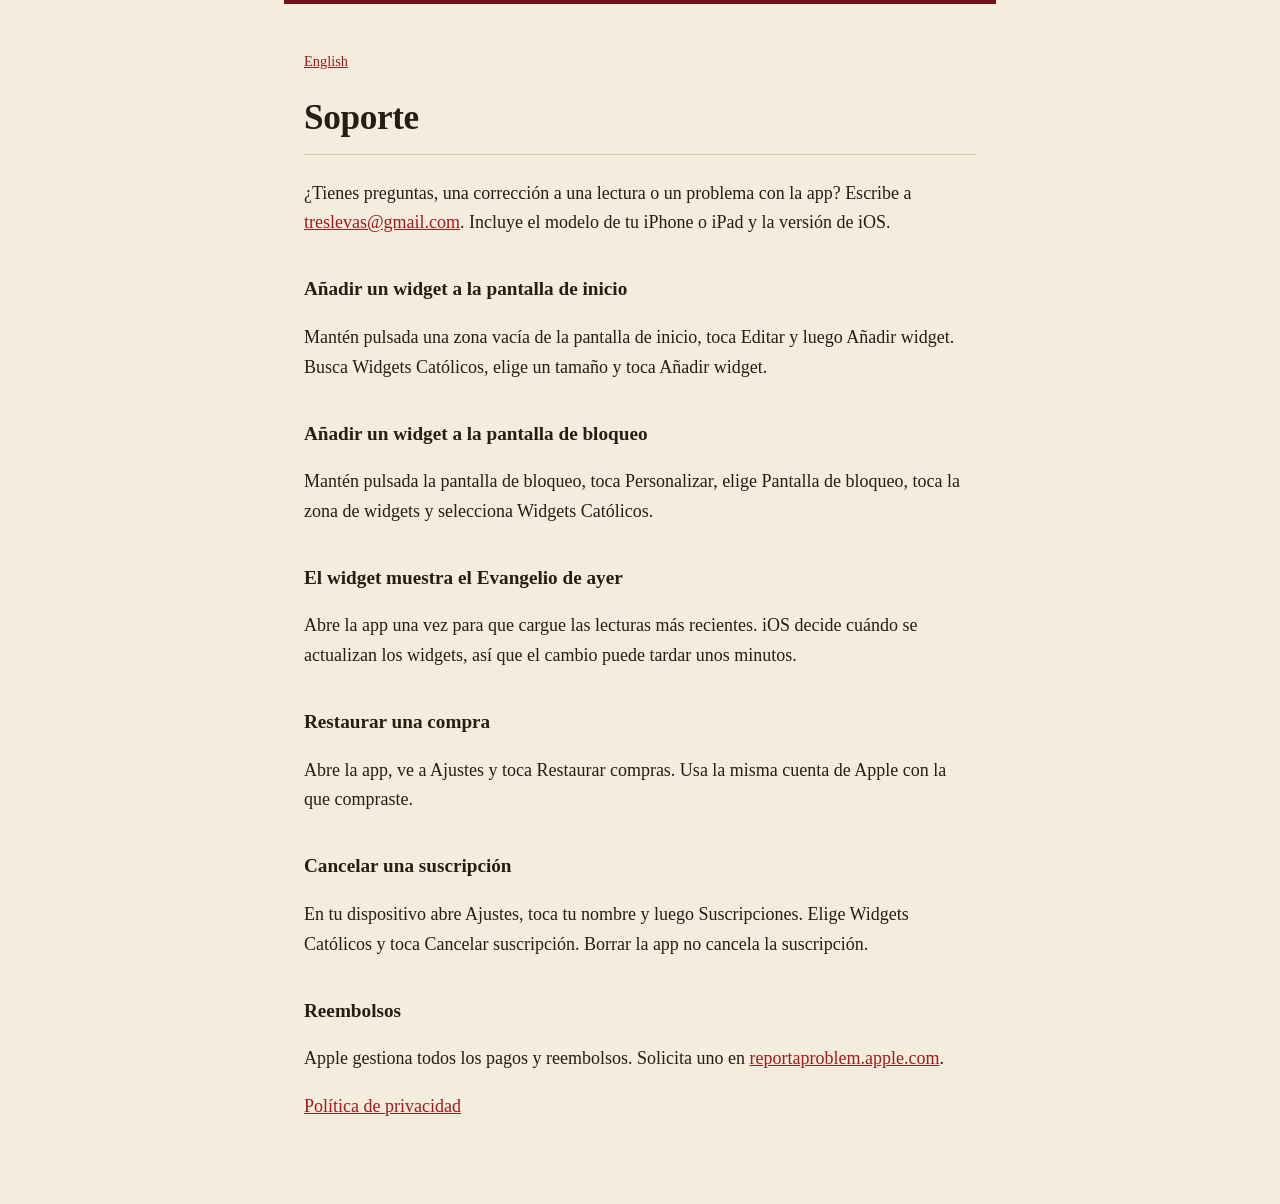
<file: support-es.html>
<!DOCTYPE html>
<html lang="es">
<head>
<meta charset="utf-8">
<meta name="viewport" content="width=device-width, initial-scale=1">
<title>Soporte – Widgets Católicos</title>
<link rel="stylesheet" href="style.css">
</head>
<body>
<p class="lang"><a href="support.html">English</a></p>
<h1>Soporte</h1>
<p>¿Tienes preguntas, una corrección a una lectura o un problema con la app? Escribe a <a href="mailto:treslevas@gmail.com">treslevas@gmail.com</a>. Incluye el modelo de tu iPhone o iPad y la versión de iOS.</p>

<h2>Añadir un widget a la pantalla de inicio</h2>
<p>Mantén pulsada una zona vacía de la pantalla de inicio, toca Editar y luego Añadir widget. Busca Widgets Católicos, elige un tamaño y toca Añadir widget.</p>

<h2>Añadir un widget a la pantalla de bloqueo</h2>
<p>Mantén pulsada la pantalla de bloqueo, toca Personalizar, elige Pantalla de bloqueo, toca la zona de widgets y selecciona Widgets Católicos.</p>

<h2>El widget muestra el Evangelio de ayer</h2>
<p>Abre la app una vez para que cargue las lecturas más recientes. iOS decide cuándo se actualizan los widgets, así que el cambio puede tardar unos minutos.</p>

<h2>Restaurar una compra</h2>
<p>Abre la app, ve a Ajustes y toca Restaurar compras. Usa la misma cuenta de Apple con la que compraste.</p>

<h2>Cancelar una suscripción</h2>
<p>En tu dispositivo abre Ajustes, toca tu nombre y luego Suscripciones. Elige Widgets Católicos y toca Cancelar suscripción. Borrar la app no cancela la suscripción.</p>

<h2>Reembolsos</h2>
<p>Apple gestiona todos los pagos y reembolsos. Solicita uno en <a href="https://reportaproblem.apple.com">reportaproblem.apple.com</a>.</p>

<p><a href="privacy-es.html">Política de privacidad</a></p>
</body>
</html>
</file>
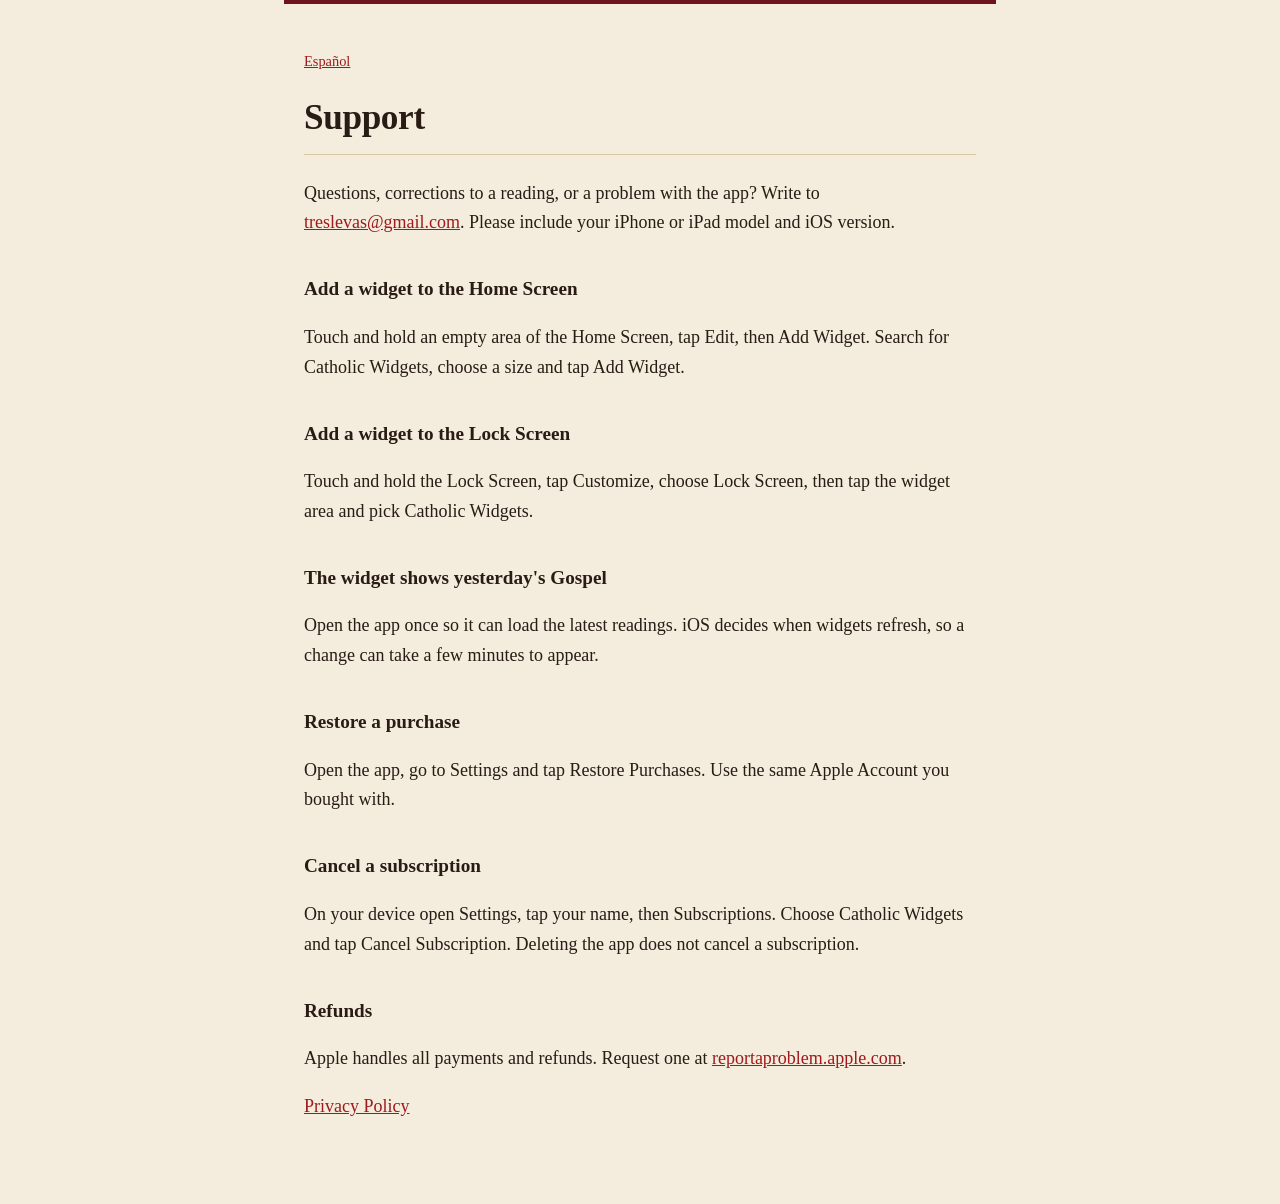
<file: support.html>
<!DOCTYPE html>
<html lang="en">
<head>
<meta charset="utf-8">
<meta name="viewport" content="width=device-width, initial-scale=1">
<title>Support – Catholic Widgets</title>
<link rel="stylesheet" href="style.css">
</head>
<body>
<p class="lang"><a href="support-es.html">Español</a></p>
<h1>Support</h1>
<p>Questions, corrections to a reading, or a problem with the app? Write to <a href="mailto:treslevas@gmail.com">treslevas@gmail.com</a>. Please include your iPhone or iPad model and iOS version.</p>

<h2>Add a widget to the Home Screen</h2>
<p>Touch and hold an empty area of the Home Screen, tap Edit, then Add Widget. Search for Catholic Widgets, choose a size and tap Add Widget.</p>

<h2>Add a widget to the Lock Screen</h2>
<p>Touch and hold the Lock Screen, tap Customize, choose Lock Screen, then tap the widget area and pick Catholic Widgets.</p>

<h2>The widget shows yesterday's Gospel</h2>
<p>Open the app once so it can load the latest readings. iOS decides when widgets refresh, so a change can take a few minutes to appear.</p>

<h2>Restore a purchase</h2>
<p>Open the app, go to Settings and tap Restore Purchases. Use the same Apple Account you bought with.</p>

<h2>Cancel a subscription</h2>
<p>On your device open Settings, tap your name, then Subscriptions. Choose Catholic Widgets and tap Cancel Subscription. Deleting the app does not cancel a subscription.</p>

<h2>Refunds</h2>
<p>Apple handles all payments and refunds. Request one at <a href="https://reportaproblem.apple.com">reportaproblem.apple.com</a>.</p>

<p><a href="privacy.html">Privacy Policy</a></p>
</body>
</html>
</file>
<file: landing.css>
/* Landing page only. The support and privacy pages use style.css.
   Colours follow the app's missal theme (Shared/Theme.swift). */
:root {
  color-scheme: light dark;
  --parchment: #f4ecdd;
  --vellum: #fcf9f0;
  --ink: #291c14;
  --ink-soft: #665445;
  --rubric: #9e1a1c;
  --gold: #946b1c;
  --rule: #d9c9a3;
  --shadow: rgba(60, 30, 10, 0.22);
  /* Fixed tones, the same in light and dark. */
  --burgundy: #6e121c;
  --burgundy-deep: #4d0a14;
  --night: #16080b;
  --ivory: #faf2e0;
  --gold-leaf: #dbb55c;
  --serif: ui-serif, "New York", "Iowan Old Style", "Palatino Linotype", Palatino, "Book Antiqua", Georgia, serif;
  --sans: -apple-system, BlinkMacSystemFont, "Segoe UI", Roboto, sans-serif;
}
@media (prefers-color-scheme: dark) {
  :root {
    --parchment: #110e11;
    --vellum: #201c1b;
    --ink: #ede3cc;
    --ink-soft: #b3a68f;
    --rubric: #e0665c;
    --gold: #d6ad57;
    --rule: #4a3f2c;
    --shadow: rgba(0, 0, 0, 0.5);
  }
}

* { box-sizing: border-box; }
html { -webkit-text-size-adjust: 100%; scroll-behavior: smooth; }
body {
  margin: 0;
  background: var(--parchment);
  color: var(--ink);
  font: 18px/1.6 var(--serif);
  -webkit-font-smoothing: antialiased;
}
a { color: var(--rubric); }
img { max-width: 100%; height: auto; display: block; }
[hidden] { display: none !important; }

.wrap { max-width: 66rem; margin: 0 auto; padding-left: 1.5rem; padding-right: 1.5rem; }

.label {
  font: 600 0.78rem/1.2 var(--serif);
  letter-spacing: 0.18em;
  text-transform: uppercase;
  color: var(--rubric);
  margin: 0 0 0.9rem;
}
h1, h2, h3 { font-weight: 600; text-wrap: balance; }
h1 { font-size: clamp(2.5rem, 6vw, 4.4rem); line-height: 1.04; margin: 0 0 1.3rem; letter-spacing: -0.02em; }
h2 { font-size: clamp(1.8rem, 3.6vw, 2.7rem); line-height: 1.1; margin: 0 0 1rem; letter-spacing: -0.01em; }
h3 { font-size: 1.2rem; line-height: 1.25; margin: 0 0 0.4rem; }
p { margin: 0 0 1rem; }
.lede { font-size: 1.25rem; line-height: 1.5; color: var(--ink-soft); max-width: 33rem; }
.small { font-size: 0.9rem; color: var(--ink-soft); }
.center { text-align: center; }
.center .lede, .colors .lede { margin-left: auto; margin-right: auto; }

/* ---------- Hero: always dark, like a missal cover ---------- */
.hero {
  position: relative;
  overflow: hidden;
  color: var(--ivory);
  background:
    radial-gradient(60rem 40rem at 78% 38%, rgba(219, 181, 92, 0.2), transparent 60%),
    radial-gradient(70rem 50rem at 20% 0%, #7d1924, transparent 70%),
    linear-gradient(160deg, var(--burgundy-deep), var(--night) 75%);
}
.hero::before { /* faint field of crosses, as on a stamped binding */
  content: "";
  position: absolute;
  inset: 0;
  opacity: 0.07;
  background-image: url("data:image/svg+xml,%3Csvg xmlns='http://www.w3.org/2000/svg' width='56' height='56'%3E%3Cpath d='M27 16h2v8h6v2h-6v14h-2V26h-6v-2h6z' fill='%23dbb55c'/%3E%3C/svg%3E");
  -webkit-mask-image: linear-gradient(to bottom, #000, transparent 85%);
  mask-image: linear-gradient(to bottom, #000, transparent 85%);
  pointer-events: none;
}
.hero::after { /* gold fillet along the lower edge */
  content: "";
  position: absolute;
  left: 0; right: 0; bottom: 0;
  height: 4px;
  border-top: 1px solid var(--gold-leaf);
  border-bottom: 1px solid rgba(219, 181, 92, 0.45);
}
.hero > * { position: relative; }

.top {
  display: flex;
  justify-content: space-between;
  align-items: center;
  padding-top: 1.25rem;
  padding-bottom: 1.25rem;
  font-size: 0.95rem;
}
.top a { color: var(--ivory); text-decoration: none; }
.top nav { display: flex; align-items: center; gap: 1.25rem; }
.top nav a { opacity: 0.85; }
.top nav a:hover { opacity: 1; text-decoration: underline; }
.brand { display: flex; align-items: center; gap: 0.65rem; font-weight: 600; font-size: 1.05rem; }
.brand img { width: 2.4rem; height: 2.4rem; border-radius: 22%; box-shadow: 0 0.2rem 0.8rem rgba(0, 0, 0, 0.4); }

.hero-grid {
  display: grid;
  grid-template-columns: 1.05fr 0.95fr;
  gap: 2.5rem;
  align-items: center;
  padding-top: 3rem;
  padding-bottom: 5rem;
}
.hero .label { color: var(--gold-leaf); }
.hero h1 em { font-style: italic; font-weight: 500; color: var(--gold-leaf); }
.hero .lede { color: rgba(250, 242, 224, 0.82); }
.hero .small { color: rgba(250, 242, 224, 0.66); }

.cta {
  display: inline-flex;
  align-items: center;
  gap: 0.6rem;
  margin-top: 0.9rem;
  padding: 0.95rem 1.7rem;
  border-radius: 0.9rem;
  background: linear-gradient(#f0d795, #c9993a);
  color: #2a1608;
  text-decoration: none;
  font: 600 1.08rem/1.2 var(--sans);
  box-shadow: 0 0.6rem 1.6rem rgba(0, 0, 0, 0.35), inset 0 1px 0 rgba(255, 255, 255, 0.55);
  transition: transform 0.15s ease, filter 0.15s ease;
}
.cta::after { content: "\2192"; transition: transform 0.15s ease; }
.cta:hover, .cta:focus-visible { filter: brightness(1.06); transform: translateY(-1px); }
.cta:hover::after { transform: translateX(3px); }
.cta-note { display: block; margin-top: 0.9rem; }
/* Apple's official badge, unaltered. Apple asks for at least 40px height and clear space around it. */
.badge { display: inline-block; margin: 0.6rem 0 0.2rem; border-radius: 0.6rem; }
.badge img { height: 3.5rem; width: auto; }
.cta.red {
  background: linear-gradient(var(--burgundy), var(--burgundy-deep));
  color: var(--ivory);
  border: 1px solid var(--gold-leaf);
  box-shadow: 0 0.6rem 1.4rem var(--shadow);
}

/* A screenshot, shown as a screenshot: rounded, with a gold hairline. */
.shot {
  border-radius: 11.5% / 5.3%;
  overflow: hidden;
  box-shadow: 0 0 0 1px rgba(219, 181, 92, 0.6), 0 2rem 4rem rgba(0, 0, 0, 0.45);
  background: #1b1716;
}
.shot img { width: 100%; }
.duo { display: flex; justify-content: center; align-items: flex-start; }
.duo .shot:first-child { width: 56%; z-index: 2; }
.duo .shot:last-child { width: 48%; margin-left: -10%; margin-top: 16%; filter: brightness(0.9); }
.solo { width: min(100%, 19rem); margin: 0 auto; box-shadow: 0 0 0 1px var(--rule), 0 1.6rem 3.2rem var(--shadow); }

/* ---------- Sections ---------- */
section { padding-top: 5rem; padding-bottom: 5rem; }
.rule {
  border: 0;
  height: 1px;
  background: var(--rule);
  margin: 0 auto;
  max-width: 63rem;
  overflow: visible;
}
.rule::after {
  content: "\271D";
  display: block;
  width: 2.5rem;
  margin: -0.85rem auto 0;
  text-align: center;
  color: var(--gold);
  background: var(--parchment);
  font-size: 1.05rem;
  line-height: 1.7rem;
}

.split {
  display: grid;
  grid-template-columns: 1fr 1fr;
  gap: 3.5rem;
  align-items: center;
}
.split.flip > :first-child { order: 2; }

/* ---------- Widgets drawn in CSS, in the vestment colours of Theme.swift ---------- */
.w {
  --top: #1c5e3d; --bottom: #0d3624; --w-ink: var(--ivory); --w-accent: var(--gold-leaf);
  position: relative;
  display: flex;
  flex-direction: column;
  gap: 0.3rem;
  padding: 1.05rem 1.15rem;
  border-radius: 1.5rem;
  background: linear-gradient(var(--top), var(--bottom));
  color: var(--w-ink);
  box-shadow: 0 1.2rem 2.4rem var(--shadow);
  text-align: left;
}
.w::before, .w::after {
  content: "";
  position: absolute;
  pointer-events: none;
  border: 1px solid var(--w-accent);
}
.w::before { inset: 5px; border-radius: calc(1.5rem - 5px); opacity: 0.75; }
.w::after { inset: 8px; border-radius: calc(1.5rem - 8px); opacity: 0.4; }
.w.white { --top: #fef9eb; --bottom: #eddfbd; --w-ink: #332112; --w-accent: #916614; }
.w.red { --top: #a1171f; --bottom: #5c0a14; }
.w.violet { --top: #5c2b75; --bottom: #301447; }
.w p { margin: 0; }
.w-h {
  font-size: 0.68rem;
  font-weight: 600;
  letter-spacing: 0.1em;
  text-transform: uppercase;
  color: var(--w-accent);
  white-space: nowrap;
  overflow: hidden;
  text-overflow: ellipsis;
}
.w-h::before { content: "\2020\00a0"; }
.w-t {
  flex: 1;
  min-height: 0;
  display: -webkit-box;
  -webkit-box-orient: vertical;
  overflow: hidden;
  line-height: 1.3;
}
.w-r { font-size: 0.82rem; font-weight: 600; letter-spacing: 0.04em; white-space: nowrap; overflow: hidden; text-overflow: ellipsis; }
.w-sm { width: 10.6rem; height: 10.6rem; }
.w-sm .w-t { font-size: 0.8rem; -webkit-line-clamp: 6; line-clamp: 6; }
.w-md { width: min(100%, 22.6rem); height: 10.6rem; }
.w-md .w-t { font-size: 1.02rem; -webkit-line-clamp: 4; line-clamp: 4; }

.today-widgets { display: flex; flex-direction: column; align-items: center; gap: 1.4rem; }
.today-date { font-style: italic; color: var(--ink-soft); }

.colors { text-align: center; }
.swatches {
  display: grid;
  grid-template-columns: repeat(4, auto);
  justify-content: center;
  gap: 2rem 1.75rem;
  margin: 2.75rem 0 0;
  padding: 0;
  list-style: none;
}
.swatches li { display: flex; flex-direction: column; align-items: center; gap: 0.9rem; }
.swatches .small { letter-spacing: 0.02em; }
.swatches b { color: var(--ink); font-weight: 600; }

/* ---------- Lists, steps, cards ---------- */
.ticks { list-style: none; padding: 0; margin: 0 0 1rem; }
.ticks li { position: relative; padding: 0.55rem 0 0.55rem 1.9rem; border-bottom: 1px solid var(--rule); }
.ticks li:last-child { border-bottom: 0; }
.ticks li::before { content: "\271D"; position: absolute; left: 0.15rem; color: var(--gold); }

.themes { display: flex; flex-wrap: wrap; gap: 0.6rem; margin: 1.25rem 0 0; padding: 0; list-style: none; }
.themes li {
  display: inline-flex; align-items: center; gap: 0.5rem;
  padding: 0.4rem 0.85rem 0.4rem 0.45rem;
  border: 1px solid var(--rule); border-radius: 999px; background: var(--vellum);
  font-size: 0.95rem;
}
.themes i { width: 1.35rem; height: 1.35rem; border-radius: 0.4rem; border: 1px solid var(--gold-leaf); }

.steps { display: grid; grid-template-columns: repeat(3, 1fr); gap: 1.25rem; margin: 2.75rem 0 0; padding: 0; list-style: none; counter-reset: step; text-align: left; }
.steps li {
  counter-increment: step;
  background: var(--vellum);
  border: 1px solid var(--rule);
  border-radius: 1.1rem;
  padding: 1.5rem 1.5rem 1.3rem;
}
.steps li::before {
  content: counter(step, upper-roman);
  display: block;
  font-size: 1.9rem;
  line-height: 1;
  color: var(--rubric);
  margin-bottom: 0.8rem;
}
.steps p { margin: 0; color: var(--ink-soft); font-size: 1rem; }

.cards { display: grid; grid-template-columns: 1fr 1fr; gap: 1.25rem; margin-top: 2.75rem; text-align: left; }
.card {
  position: relative;
  background: var(--vellum);
  border: 1px solid var(--rule);
  border-radius: 1.1rem;
  padding: 1.75rem 1.8rem;
}
.card p:last-child { margin-bottom: 0; }
.card.pro {
  background: linear-gradient(var(--burgundy), var(--burgundy-deep));
  border-color: var(--gold-leaf);
  color: var(--ivory);
  box-shadow: 0 1.2rem 2.4rem var(--shadow);
}
.card.pro .label { color: var(--gold-leaf); }
.card.pro .ticks li { border-color: rgba(219, 181, 92, 0.3); }
.card.pro .ticks li::before { color: var(--gold-leaf); }
.card .ticks { margin: 0.75rem 0 0; font-size: 1rem; }
.card .small { margin-top: 0.9rem; }
.card.pro .small { color: rgba(250, 242, 224, 0.72); }

.notes { padding-top: 0; }
.notes ul { padding-left: 1.2rem; margin: 0; color: var(--ink-soft); font-size: 0.95rem; max-width: 50rem; }
.notes li { margin-bottom: 0.5rem; }

/* ---------- Closing: one large red widget ---------- */
.closing { padding-top: 0; }
.closing .w {
  --top: #7d1924; --bottom: var(--night);
  align-items: center;
  text-align: center;
  padding: 4.5rem 1.5rem;
  border-radius: 2rem;
  gap: 0;
}
.closing .w::before { border-radius: calc(2rem - 5px); }
.closing .w::after { border-radius: calc(2rem - 8px); }
.closing img { width: 4.5rem; height: 4.5rem; border-radius: 22%; margin-bottom: 1.5rem; box-shadow: 0 0.6rem 1.6rem rgba(0, 0, 0, 0.4); }
.closing .lede { color: rgba(250, 242, 224, 0.82); margin: 0 auto 0.75rem; }
.closing .w h2 { margin-bottom: 0.8rem; }

footer {
  border-top: 1px solid var(--rule);
  padding-top: 1.5rem;
  padding-bottom: 2.5rem;
  font-size: 0.9rem;
  color: var(--ink-soft);
  display: flex;
  flex-wrap: wrap;
  gap: 0.5rem 1.5rem;
  justify-content: space-between;
}
footer nav { display: flex; flex-wrap: wrap; gap: 0.5rem 1.25rem; }

/* Sections rise gently into place; off when the visitor asks for less motion. */
@media (prefers-reduced-motion: no-preference) {
  .js .reveal { opacity: 0; transform: translateY(1.25rem); transition: opacity 0.7s ease, transform 0.7s ease; }
  .js .reveal.in { opacity: 1; transform: none; }
}

@media (max-width: 820px) {
  section { padding-top: 3.5rem; padding-bottom: 3.5rem; }
  .hero-grid, .split { grid-template-columns: 1fr; gap: 2.5rem; }
  .hero-grid { padding-top: 1.5rem; padding-bottom: 3.5rem; }
  .split.flip > :first-child { order: 0; }
  .duo { max-width: 24rem; margin: 0 auto; }
  .swatches { grid-template-columns: repeat(2, auto); gap: 1.5rem 1rem; }
  .steps, .cards { grid-template-columns: 1fr; }
  .solo { width: min(74%, 17rem); }
  .closing .w { padding: 3.25rem 1.25rem; }
}
@media (max-width: 400px) {
  .w-sm { width: 9.4rem; height: 9.4rem; }
  .w-sm .w-t { font-size: 0.72rem; }
  .top nav a.hide-s { display: none; }
}
</file>
<file: style.css>
/* Support and privacy pages. Colours follow the landing page (landing.css). */
:root {
  color-scheme: light dark;
  --parchment: #f4ecdd;
  --ink: #291c14;
  --ink-soft: #665445;
  --rubric: #9e1a1c;
  --rule: #d9c9a3;
}
@media (prefers-color-scheme: dark) {
  :root { --parchment: #110e11; --ink: #ede3cc; --ink-soft: #b3a68f; --rubric: #e0665c; --rule: #4a3f2c; }
}
body {
  font: 18px/1.65 ui-serif, "New York", "Iowan Old Style", "Palatino Linotype", Palatino, Georgia, serif;
  max-width: 42rem;
  margin: 0 auto;
  padding: 2rem 1.25rem 4rem;
  background: var(--parchment);
  color: var(--ink);
  border-top: 4px solid #6e121c;
}
h1 { font-size: 2.2rem; line-height: 1.15; letter-spacing: -0.01em; padding-bottom: 1rem; border-bottom: 1px solid var(--rule); }
h2 { font-size: 1.2rem; margin-top: 2.2rem; }
.meta, .lang { color: var(--ink-soft); font-size: 0.9rem; }
a { color: var(--rubric); }
</file>
